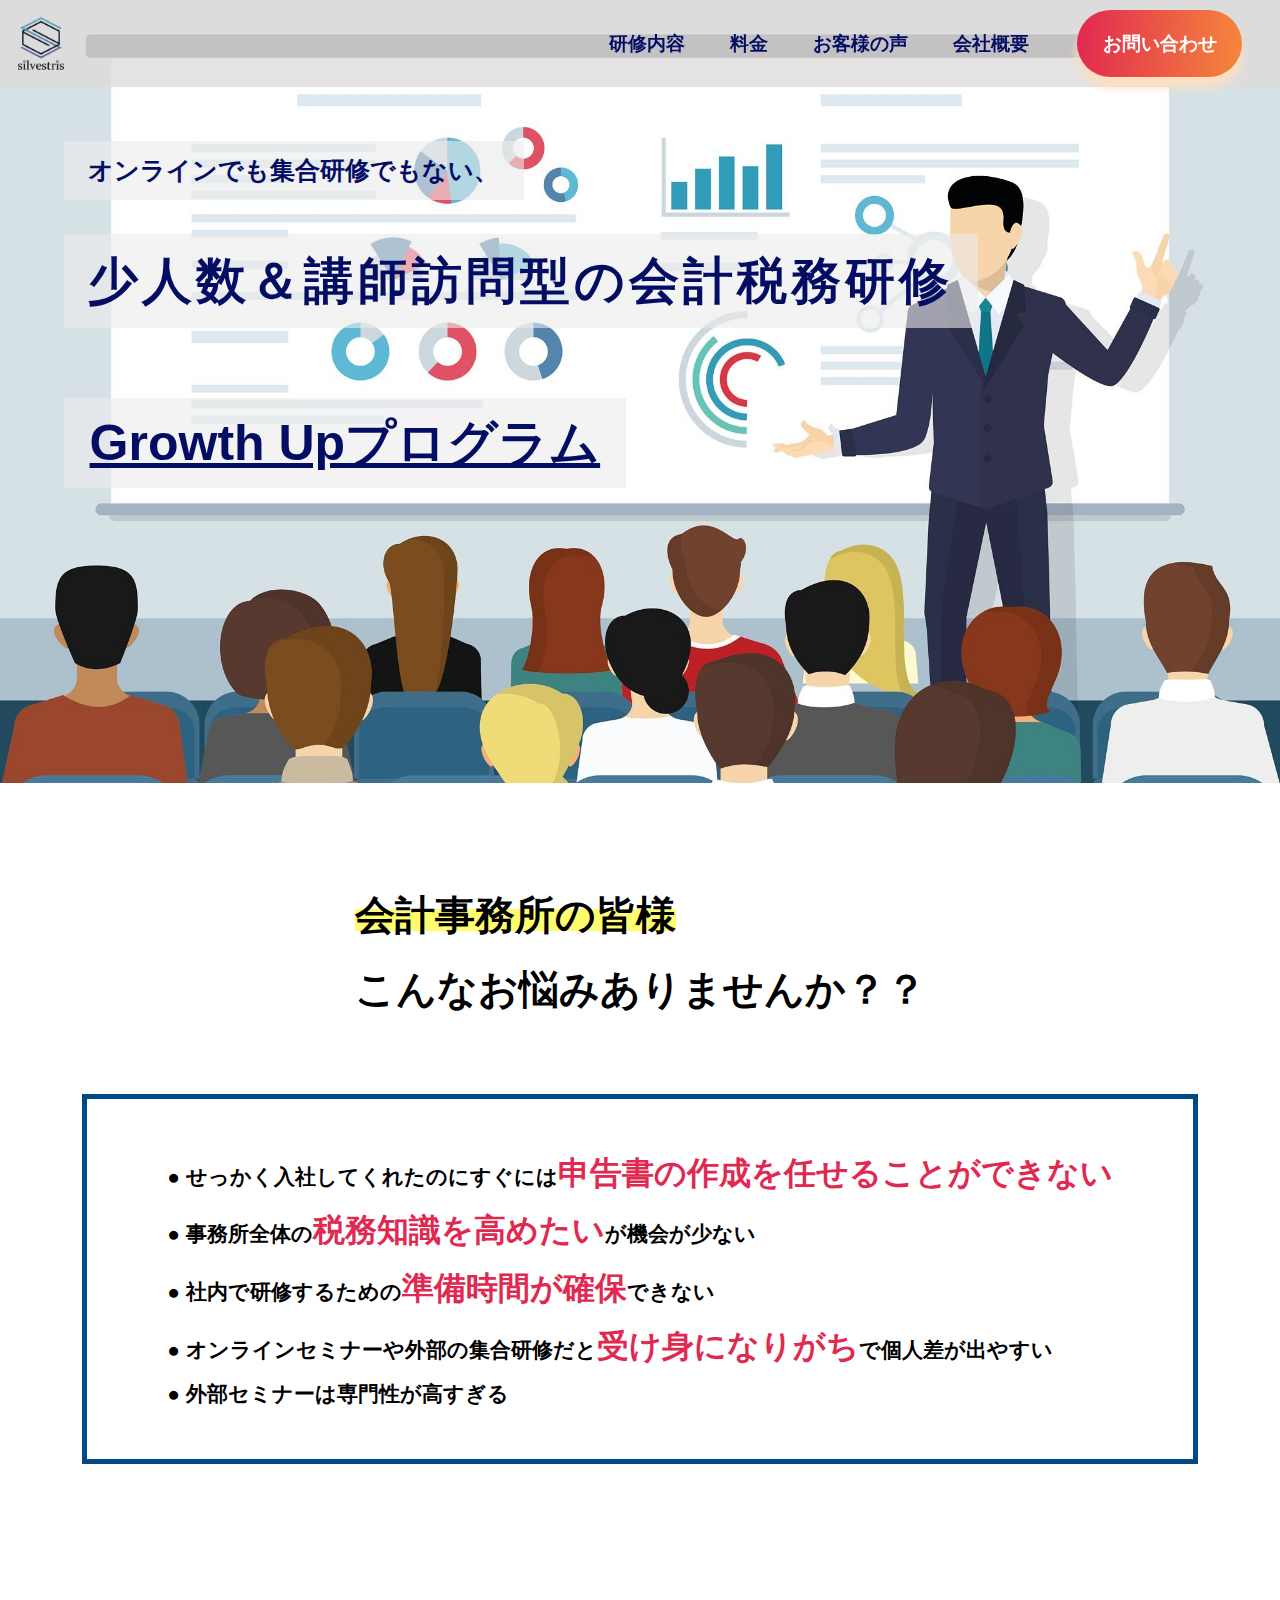
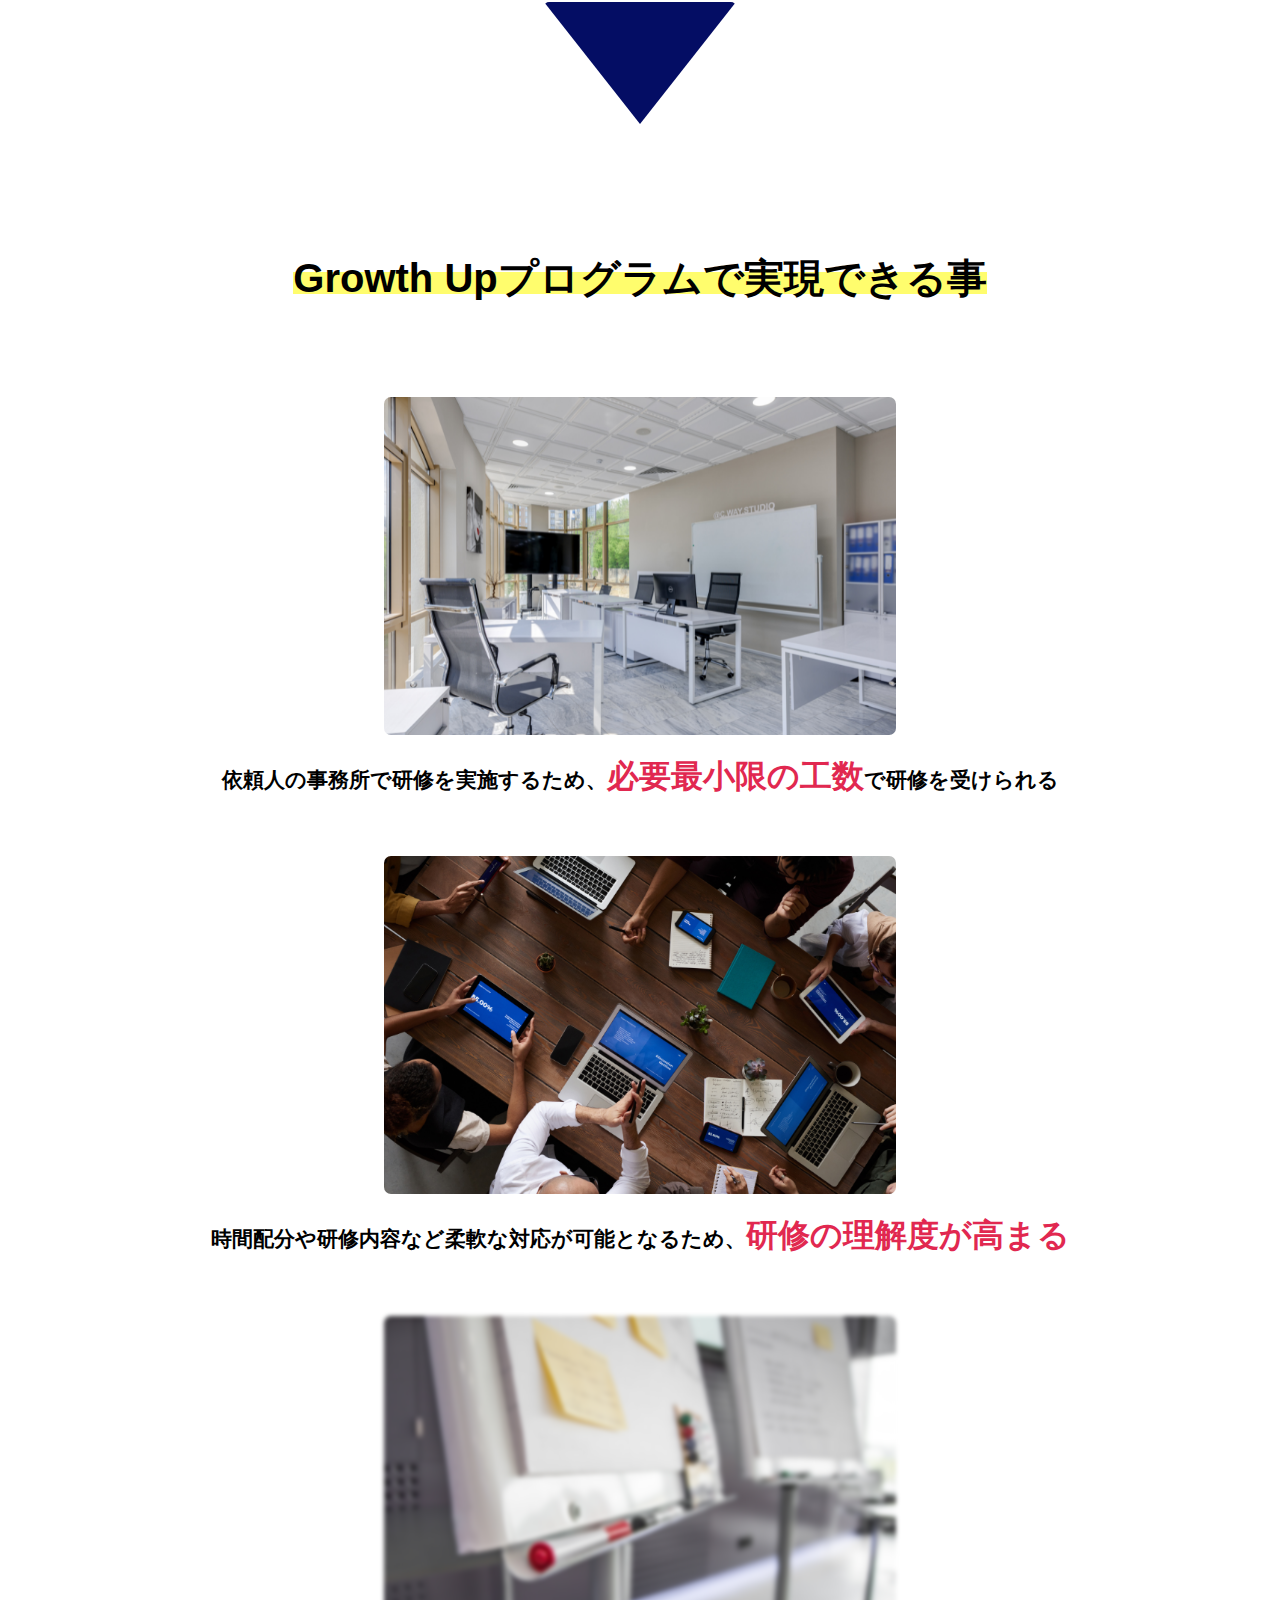
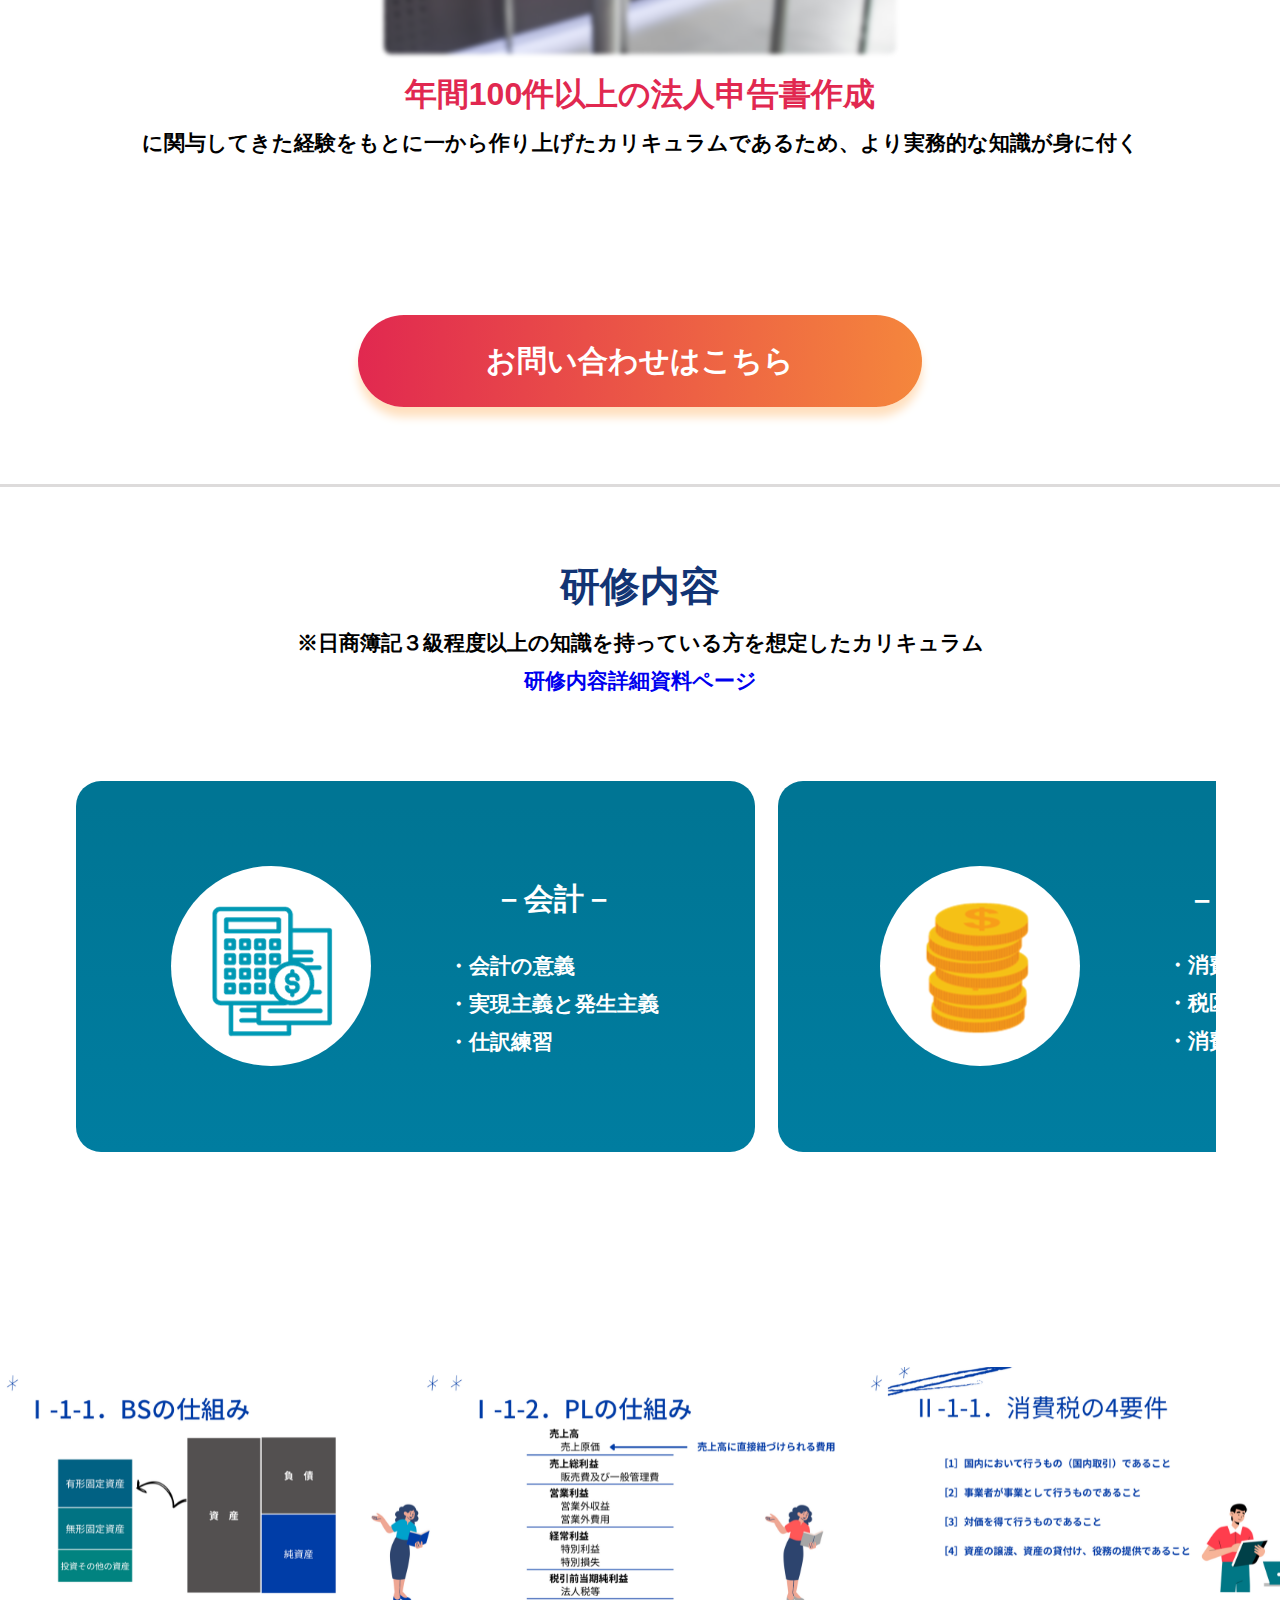
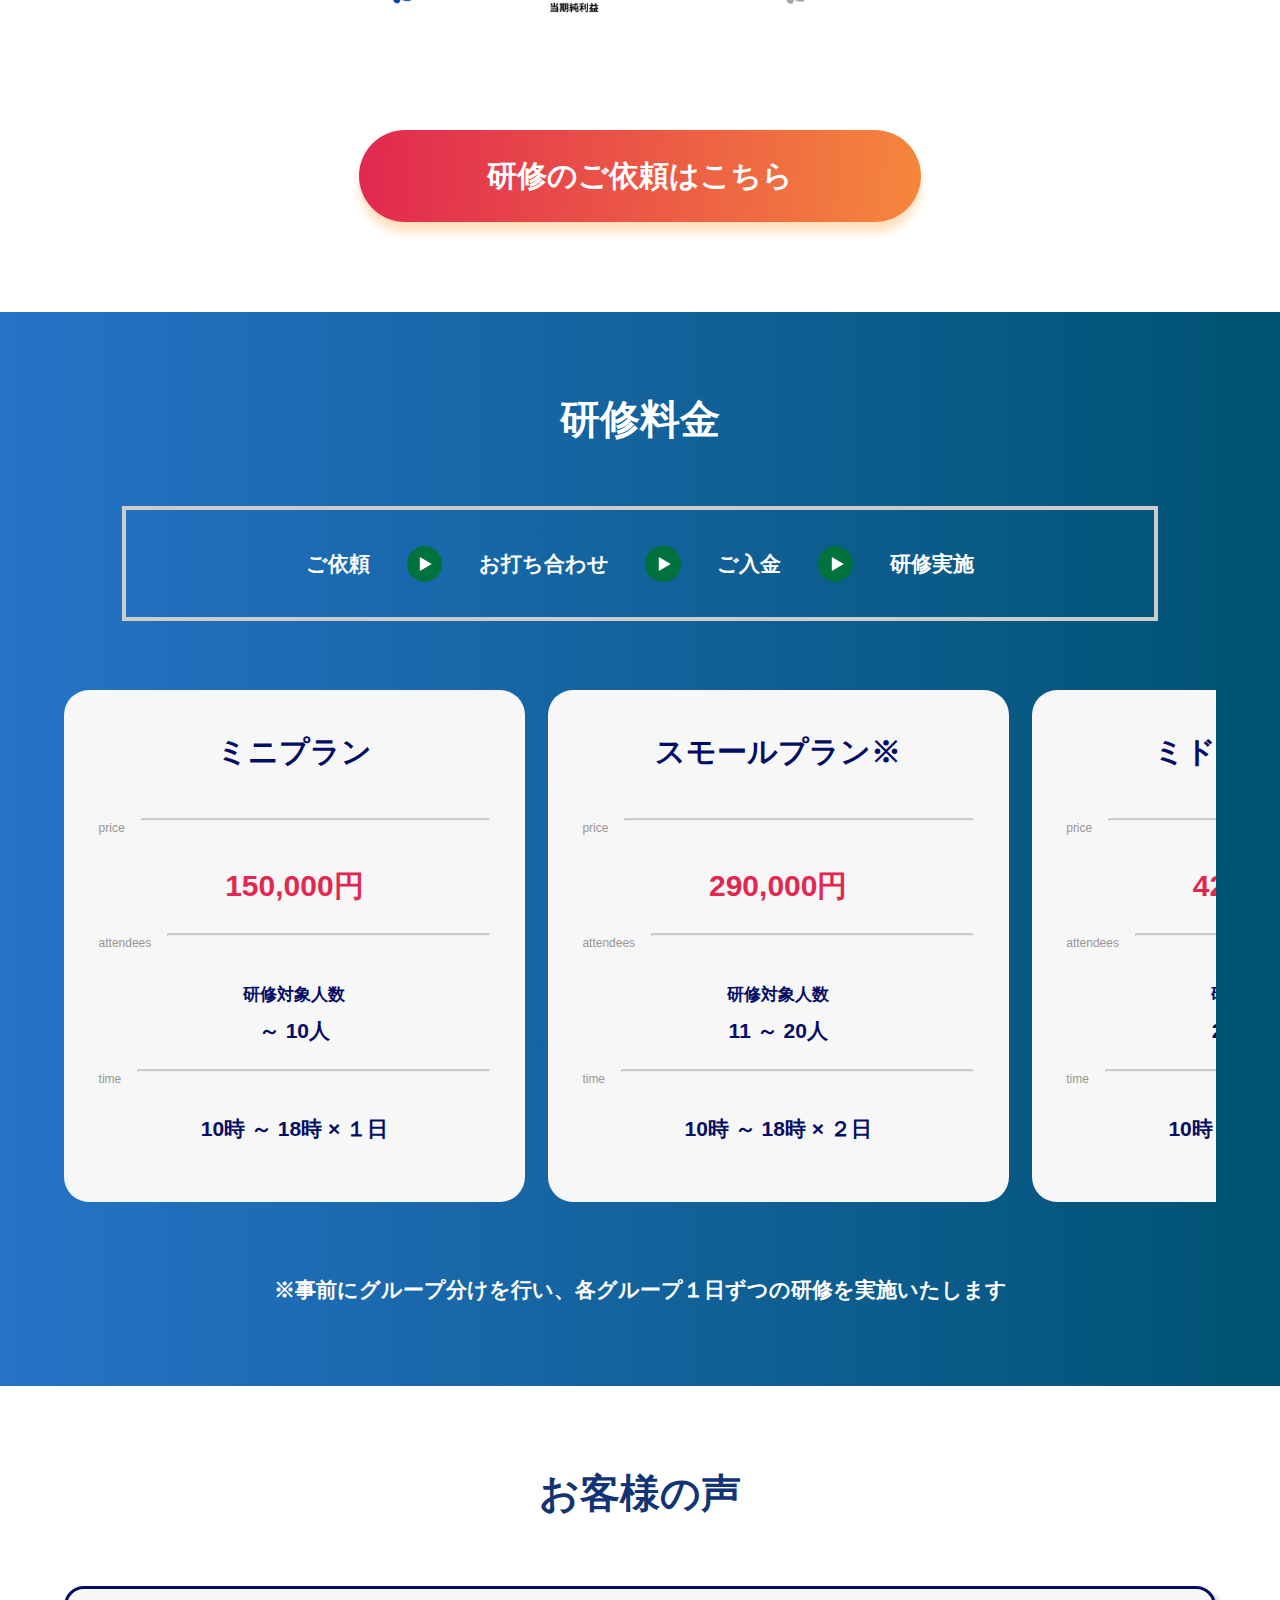
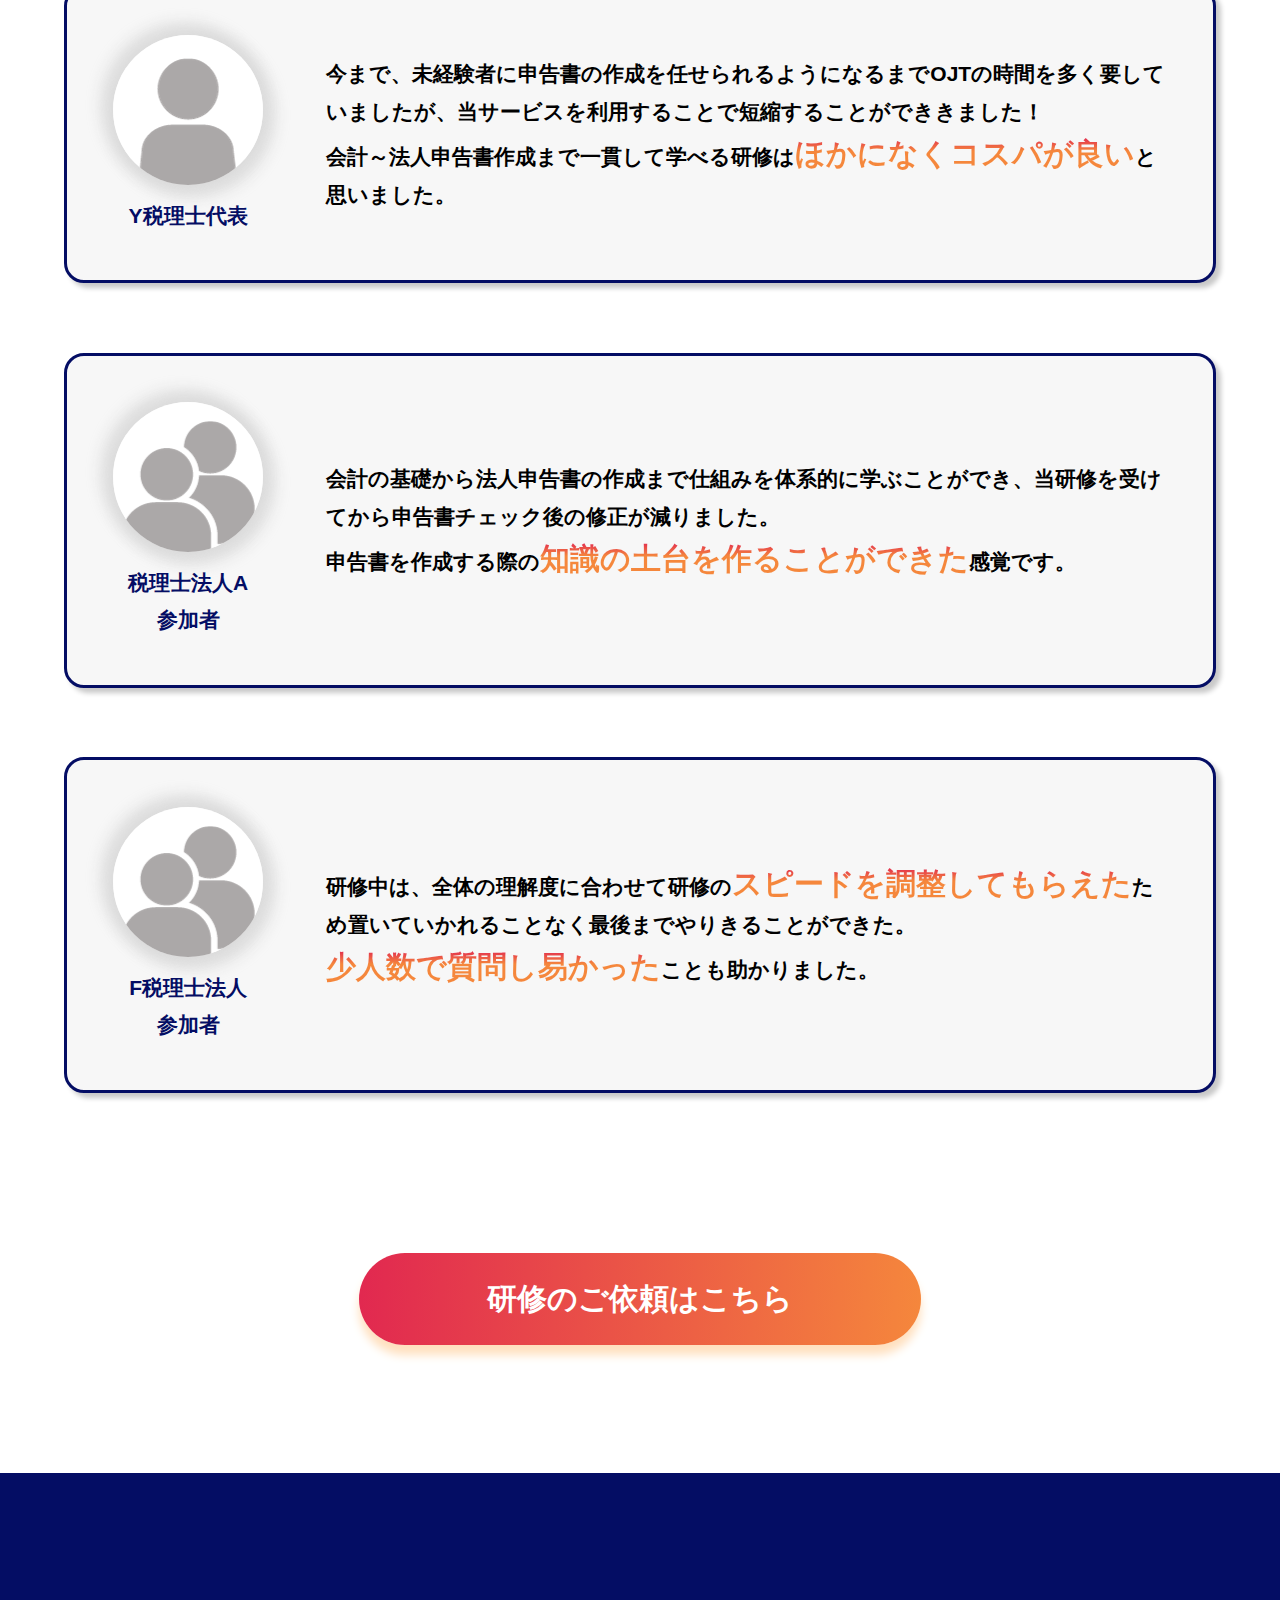
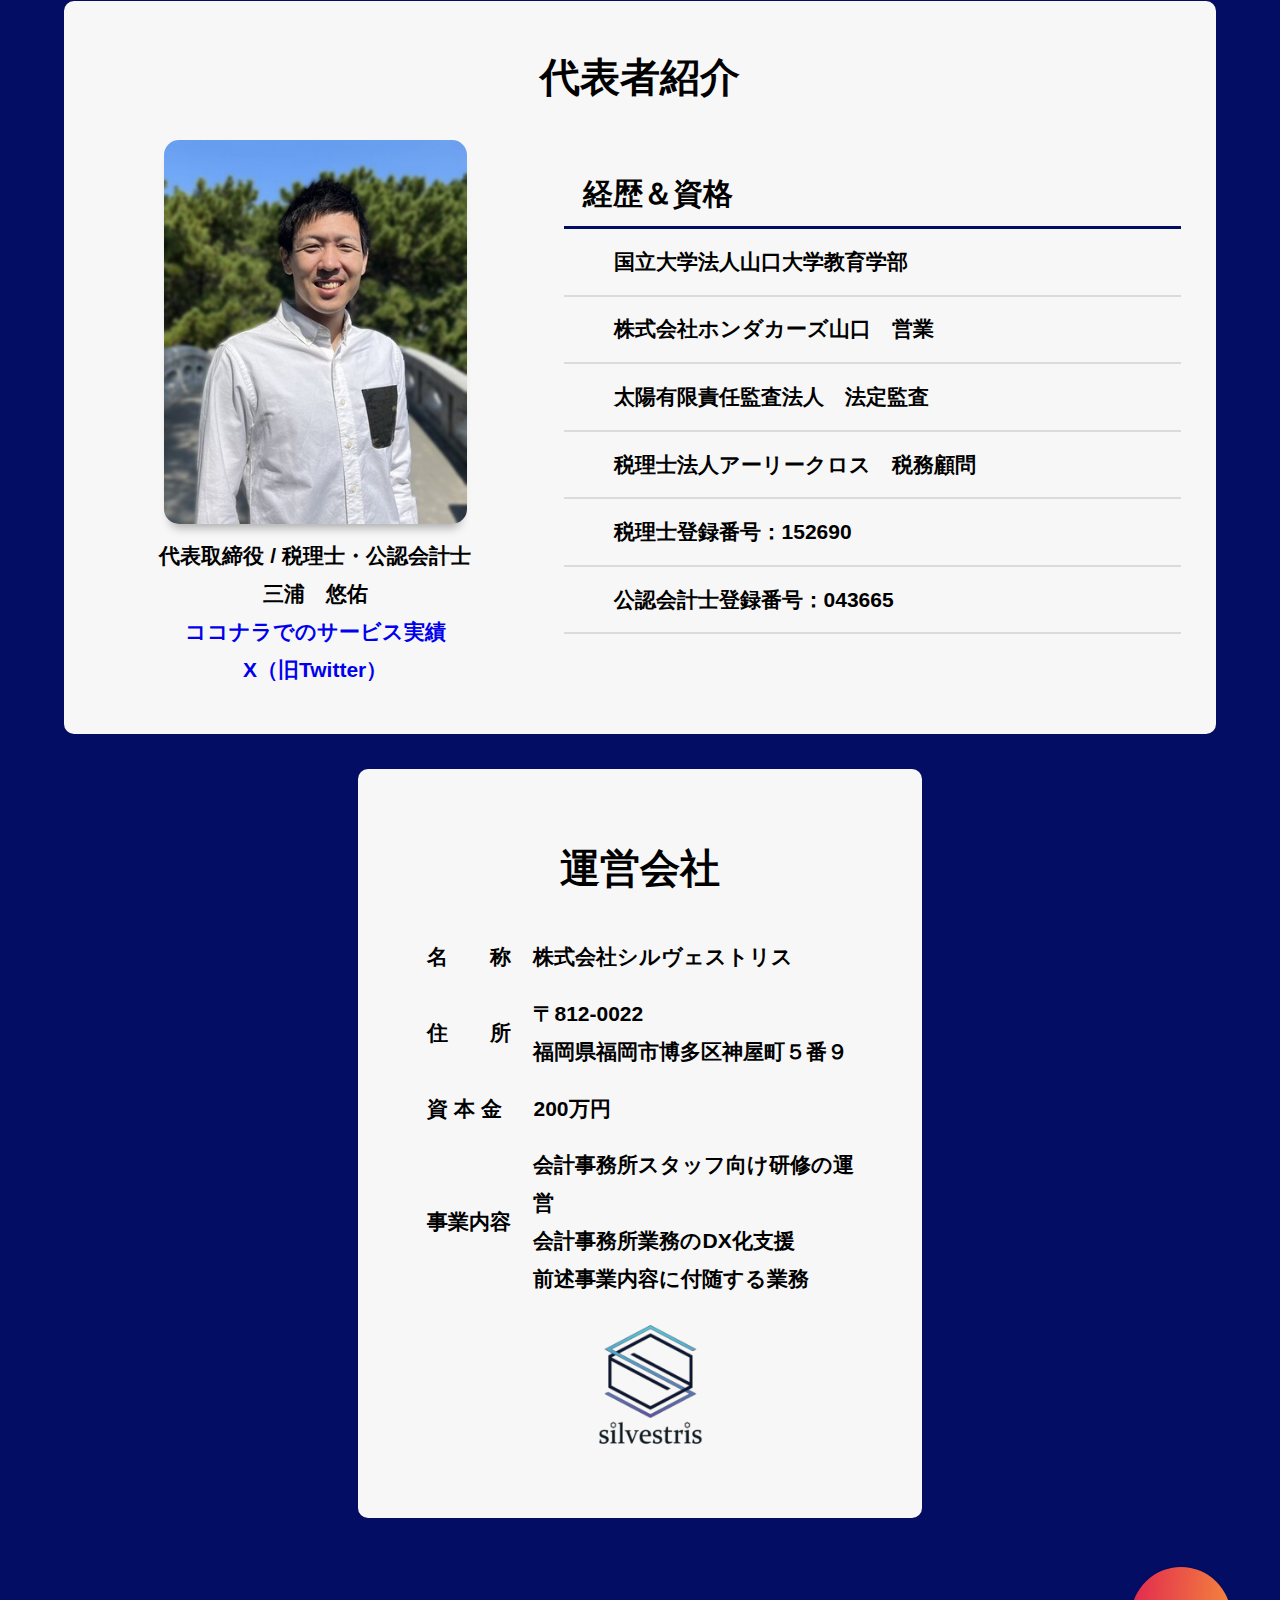
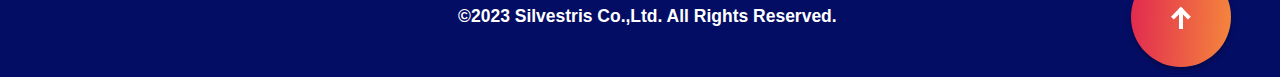
<file: index.html>
<!DOCTYPE html>
<html lang="ja">

<head>
    <meta charset="UTF-8">
    <meta name="viewport" content="width=device-width, initial-scale=1.0">
    <meta http-equiv="X-UA-Compatible" content="ie=edge">
    <title>株式会社シルヴェストリス | 理解重視型会計税務研修</title>
    <meta name="description" content="税務未経験者～中級者の方へ法人申告書に関する研修を実施します。「1日の研修で8割の企業の申告書が作成できるようになる」を達成するカリキュラムを組んでおります">
    <meta name="keywords" content="会計、税務、申告書、研修、セミナー、法人税、消費税、税務研修, 税務セミナー, 申告書作成, 申告書セミナー">
    <meta property="og:title" content="株式会社シルヴェストリス | 理解重視型会計税務研修">
    <meta property="og:type" content="website" />
    <meta property="og:url" content="#" />
    <meta property="og:site_name" content="株式会社シルヴェストリス | 理解重視型会計税務研修" />
    <meta property="og:description"
        content="税務未経験者～中級者の方へ法人申告書に関する研修を実施します。「1日の研修で8割の企業の申告書が作成できるようになる」を達成するカリキュラムを組んでおります" />
    <meta name="format-detection" content="telephone=no">
    <meta name="thumbnail" content="img/licensed-image_01.jpg" />
    <link rel="canonical" href="#">
    <link rel="icon" href="img/main_favicon.ico">
    <link rel="stylesheet" type="text/css" href="css/reset.css" />
    <link rel="stylesheet" type="text/css" href="css/sanitize.css" />
    <link rel="stylesheet" type="text/css" href="css/style.css" />
    <!-- レシポンシブルデザイン対応 -->
    <link rel="stylesheet" type="text/css" href="css/style_media_1300.css" />
    <link rel="stylesheet" type="text/css" href="css/style_media_1000.css" />
    <link rel="stylesheet" type="text/css" href="css/style_media_700.css" />
    <link rel="stylesheet" type="text/css" href="css/style_media_500.css" />

    <!-- Google tag (gtag.js) -->
    <script async src="https://www.googletagmanager.com/gtag/js?id=G-KET4KHYGJ5"></script>
    <script>
        window.dataLayer = window.dataLayer || [];
        function gtag() { dataLayer.push(arguments); }
        gtag('js', new Date());

        gtag('config', 'G-KET4KHYGJ5');
    </script>

    <!-- Google tag (gtag.js) event -->
    <script>
        gtag('event', 'ads_conversion_SUBMIT_LEAD_FORM_1', {
            // <event_parameters>
        });
    </script>

</head>

<body>
    <!-- ヘッダー -->
    <header class="header">
        <div>
            <img src="./img/corporatelogo_color.png" alt="トップ画像">
        </div>
        <!-- 各セクションへのリンク -->
        <nav>
            <a href="#seminar">研修内容</a>
            <a href="#course">料金</a>
            <a href="#voice">お客様の声</a>
            <a href="#prof">会社概要</a>
            <div id="header_inquiry">
                <button type="button" onclick="window.open('./form_inquiry.html')">お問い合わせ</button>
            </div>
        </nav>
    </header>

    <!-- トップ画像セクション -->
    <div class="top_image">
        <div id="top_image_text">
            <p>オンラインでも集合研修でもない、</p>
            <h1>少人数＆講師訪問型の会計税務研修</h1>
        </div>
        <div>
            <p id="top_title"><u>Growth Upプログラム</u></p>
        </div>
    </div>

    <main>
        <!-- 問題提起セクション -->
        <section class="problem">
            <div id="problem_title">
                <h2 class="under_bar">会計事務所の皆様</h2>
                <h2>こんなお悩みありませんか？？</h2>
            </div>
            <ul>
                <li>● せっかく入社してくれたのにすぐには<span class="text_appeal">申告書の作成を任せることができない</span></li>
                <li>● 事務所全体の<span class="text_appeal">税務知識を高めたい</span>が機会が少ない</li>
                <li>● 社内で研修するための<span class="text_appeal">準備時間が確保</span>できない</li>
                <li>● オンラインセミナーや外部の集合研修だと<span class="text_appeal">受け身になりがち</span>で個人差が出やすい</li>
                <li>● 外部セミナーは専門性が高すぎる</li>
            </ul>
            <span class="dli-caret-down"></span>
        </section>

        <!-- 解決方法提案セクション -->
        <section>
            <div id="solution_title">
                <h2 class="under_bar">Growth Upプログラムで実現できる事</h2>
            </div>

            <div class="solution_box">
                <div class="solution_img">
                    <div class="solution_first_img"></div>
                </div>
                <div class="solution_text_box">
                    <!-- <h3>講師訪問型の研修</h3> -->
                    <p>
                        依頼人の事務所で研修を実施するため、<span class="text_appeal">必要最小限の工数</span>で研修を受けられる
                    </p>
                </div>
            </div>

            <div id="solution_box_geek" class="solution_box">
                <div class="solution_text_box">
                    <!-- <h3>少人数に限定し開催</h3> -->
                    <p>
                        時間配分や研修内容など柔軟な対応が可能となるため、<span class="text_appeal">研修の理解度が高まる</span>
                    </p>
                </div>
                <div class="solution_img">
                    <div class="solution_second_img"></div>
                </div>
            </div>

            <div class="solution_box">
                <div class="solution_img">
                    <div class="solution_third_img"></div>
                </div>
                <div class="solution_text_box">
                    <!-- <h3>実務を重視したカリキュラム</h3> -->
                    <span class="text_appeal">年間100件以上の法人申告書作成</span>
                    <p>
                        に関与してきた経験をもとに一から作り上げたカリキュラムであるため、より実務的な知識が身に付く
                    </p>
                </div>
            </div>
        </section>

        <div class="inquiry_box">
            <button type="button" onclick="window.open('./form_inquiry')" class="inquiry">お問い合わせはこちら</button>
        </div>

        <!-- 研修内容詳細 -->
        <section id="seminar">
            <div id="seminar_title">
                <h2>研修内容</h2>
            </div>
            <p>※日商簿記３級程度以上の知識を持っている方を想定したカリキュラム</p>
            <a href="./img/seminar.pdf" target="_blank" rel="noopener noreferrer" class="link_under_bar">研修内容詳細資料ページ</a>
            <div id="seminar_box">
                <div class="seminar_contents">
                    <div class="seminar_contents_icon_box">
                        <div id="contents_icon_first" class="seminar_contents_icon"></div>
                    </div>
                    <div class="seminar_text_box">
                        <h3>－会計－</h3>
                        <ul>
                            <li>・会計の意義</li>
                            <li>・実現主義と発生主義</li>
                            <li>・仕訳練習</li>
                        </ul>
                    </div>
                </div>
                <div class="seminar_contents">
                    <div class="seminar_contents_icon_box">
                        <div id="contents_icon_second" class="seminar_contents_icon"></div>
                    </div>
                    <div class="seminar_text_box">
                        <h3>－消費税－</h3>
                        <ul>
                            <li>・消費税の4要件</li>
                            <li>・税区分練習</li>
                            <li>・消費税申告書解説</li>
                        </ul>
                    </div>
                </div>
                <div class="seminar_contents">
                    <div class="seminar_contents_icon_box">
                        <div id="contents_icon_third" class="seminar_contents_icon"></div>
                    </div>
                    <div class="seminar_text_box">
                        <h3>－法人税－</h3>
                        <ul>
                            <li>・会計と法人税の違い</li>
                            <li>・所得税額控除</li>
                            <li>・圧縮記帳と特別償却</li>
                            <li>・仕訳練習</li>
                        </ul>
                    </div>
                </div>
                <div class="seminar_contents">
                    <div class="seminar_contents_icon_box">
                        <div id="contents_icon_forth" class="seminar_contents_icon"></div>
                    </div>
                    <div class="seminar_text_box">
                        <h3>－申告書－</h3>
                        <ul>
                            <li>・法人税申告書の意義</li>
                            <li>・主な調整項目</li>
                            <li>・法人税申告書解説</li>
                            <li>・法人税申告書の作成</li>
                        </ul>
                    </div>
                </div>
            </div>
        </section>

        <div class="loop_img">
            <img src="./img/loop_img.png" alt="実際に研修で使用しているスライド">
            <img src="./img/loop_img.png" alt="実際に研修で使用しているスライド">
        </div>

        <!-- お問い合わせボタン -->
        <div class="inquiry_box">
            <button type="button" onclick="window.open('./form_contact.html')" class="inquiry">研修のご依頼はこちら</button>
        </div>

        <!-- 料金セクション -->
        <section id="course">
            <h2>研修料金</h2>
            <div id="course_contact_flow">
                <p>ご依頼</p>
                <span class="dli-caret-circle-fill-right"></span>
                <p>お打ち合わせ</p>
                <span class="dli-caret-circle-fill-right"></span>
                <p>ご入金</p>
                <span class="dli-caret-circle-fill-right"></span>
                <p>研修実施</p>
            </div>
            <div class="course_main_box">
                <div class="course_plan_box">
                    <h3>ミニプラン</h3>
                    <div class="course_contents_line">
                        <small>price</small>
                        <hr class="course_center_border">
                        </hr>
                    </div>
                    <p class="course_price">150,000円</p>
                    <div class="course_contents_line">
                        <small>attendees</small>
                        <hr class="course_center_border">
                        </hr>
                    </div>
                    <p>
                        <small>研修対象人数</small>
                        <br>
                        ～ 10人
                    </p>
                    <div class="course_contents_line">
                        <small>time</small>
                        <hr class="course_center_border">
                        </hr>
                    </div>
                    <p>10時 ～ 18時 × １日</p>
                </div>
                <div class="course_plan_box">
                    <h3>スモールプラン※</h3>
                    <div class="course_contents_line">
                        <small>price</small>
                        <hr class="course_center_border">
                        </hr>
                    </div>
                    <p class="course_price">290,000円</p>
                    <div class="course_contents_line">
                        <small>attendees</small>
                        <hr class="course_center_border">
                        </hr>
                    </div>
                    <p>
                        <small>研修対象人数</small>
                        <br>
                        11 ～ 20人
                    </p>
                    <div class="course_contents_line">
                        <small>time</small>
                        <hr class="course_center_border">
                        </hr>
                    </div>
                    <p>10時 ～ 18時 × ２日</p>
                </div>
                <div class="course_plan_box">
                    <h3>ミドルプラン※</h3>
                    <div class="course_contents_line">
                        <small>price</small>
                        <hr class="course_center_border">
                        </hr>
                    </div>
                    <p class="course_price">420,000円</p>
                    <div class="course_contents_line">
                        <small>attendees</small>
                        <hr class="course_center_border">
                        </hr>
                    </div>
                    <p>
                        <small>研修対象人数</small>
                        <br>
                        21 ～ 30人
                    </p>
                    <div class="course_contents_line">
                        <small>time</small>
                        <hr class="course_center_border">
                        </hr>
                    </div>
                    <p>10時 ～ 18時 × ３日</p>
                </div>
                <div class="course_plan_box">
                    <h3>ラージプラン※</h3>
                    <div class="course_contents_line">
                        <small>price</small>
                        <hr class="course_center_border">
                        </hr>
                    </div>
                    <p class="course_price">別途お見積もり</p>
                    <div class="course_contents_line">
                        <small>attendees</small>
                        <hr class="course_center_border">
                        </hr>
                    </div>
                    <p>
                        <small>研修対象人数</small>
                        <br>
                        31人 ～
                    </p>
                    <div class="course_contents_line">
                        <small>time</small>
                        <hr class="course_center_border">
                        </hr>
                    </div>
                    <p>要相談</p>
                </div>
            </div>
            <p>※事前にグループ分けを行い、各グループ１日ずつの研修を実施いたします</p>
        </section>

        <!-- お客様の声 -->
        <section id="voice">
            <h2 id="voice_title">お客様の声</h2>
            <div class="voice_main_box">
                <div class="voice_triple_box">
                    <div>
                        <div class="voice_icon_box">
                            <div id="voice_icon_first" class="voice_icon"></div>
                        </div>
                        <p class="voice_customer">Y税理士代表</p>
                    </div>
                    <p class="voice_text">
                        今まで、未経験者に申告書の作成を任せられるようになるまでOJTの時間を多く要していましたが、当サービスを利用することで短縮することができきました！
                        <br>
                        会計～法人申告書作成まで一貫して学べる研修は<span class="voice_appeal_word">ほかになくコスパが良い</span>と思いました。
                    </p>
                </div>
                <div class="voice_triple_box">
                    <div>
                        <div class="voice_icon_box">
                            <div id="voice_icon_second" class="voice_icon"></div>
                        </div>
                        <p class="voice_customer">税理士法人A</p>
                        <p class="voice_customer">参加者</p>
                    </div>
                    <p class="voice_text">
                        会計の基礎から法人申告書の作成まで仕組みを体系的に学ぶことができ、当研修を受けてから申告書チェック後の修正が減りました。
                        <br>
                        申告書を作成する際の<span class="voice_appeal_word">知識の土台を作ることができた</span>感覚です。
                    </p>
                </div>
                <div class="voice_triple_box">
                    <div>
                        <div class="voice_icon_box">
                            <div id="voice_icon_third" class="voice_icon"></div>
                        </div>
                        <p class="voice_customer">F税理士法人</p>
                        <p class="voice_customer">参加者</p>
                    </div>
                    <p class="voice_text">
                        研修中は、全体の理解度に合わせて研修の<span
                            class="voice_appeal_word">スピードを調整してもらえた</span>ため置いていかれることなく最後までやりきることができた。
                        <br>
                        <span class="voice_appeal_word">少人数で質問し易かった</span>ことも助かりました。
                    </p>
                </div>
            </div>
        </section>

        <!-- お問い合わせボタン -->
        <div class="inquiry_box">
            <button type="button" onclick="window.open('./form_contact.html')" class="inquiry">研修のご依頼はこちら</button>
        </div>

        <section id="prof">
            <div class="prof_main_box">
                <h2>代表者紹介</h2>
                <div id="prof_ceo_box">
                    <div id="prof_ceo_img_box">
                        <img src="./img/prof.jpg" id="prof_img" alt="代表者の画像">
                        <p>代表取締役 / 税理士・公認会計士</p>
                        <p>三浦　悠佑</p>
                        <a href="https://coconala.com/users/4220718" target="_blank" rel="noopener noreferrer" class="link_under_bar">ココナラでのサービス実績</a>
                        <a href="https://twitter.com/silvestris_ceo" target="_blank" rel="noopener noreferrer" class="link_under_bar">X（旧Twitter）</a>
                    </div>
                    <div id="prof_ceo_grid">
                        <h3>経歴＆資格</h3>
                        <p>国立大学法人山口大学教育学部</p>
                        <p>株式会社ホンダカーズ山口　営業</p>
                        <p>太陽有限責任監査法人　法定監査</p>
                        <p>税理士法人アーリークロス　税務顧問</p>
                        <p>税理士登録番号：152690</p>
                        <p>公認会計士登録番号：043665</p>
                    </div>
                </div>
            </div>
            <div id="prof_corporate_box">
                <h2>運営会社</h2>
                <div id="prof_corporate_grid">
                    <p>名　　称</p>
                    <p>株式会社シルヴェストリス</p>
                    <p>住　　所</p>
                    <p>〒812-0022
                        <br>
                        福岡県福岡市博多区神屋町５番９
                    </p>
                    <p>資 本 金</p>
                    <p>200万円</p>
                    <p id="prof_grid_title_business">事業内容</p>
                    <p>会計事務所スタッフ向け研修の運営</p>
                    <p>会計事務所業務のDX化支援</p>
                    <p>前述事業内容に付随する業務</p>
                    </p>
                    <div>
                        <img src="./img/corporatelogo_color.png" alt="コーポレートロゴ">
                    </div>
                </div>
            </div>
        </section>
    </main>

    <footer class="footer">
        <small>&copy;2023 Silvestris Co.,Ltd. All Rights Reserved.</small>

        <div class="to_top_button_box">
            <button type="button" onclick="location.href='#'" class="to_top_button">
                <span class="dli-arrow-up"></span>
            </button>
        </div>
    </footer>
</body>

</html>
</file>
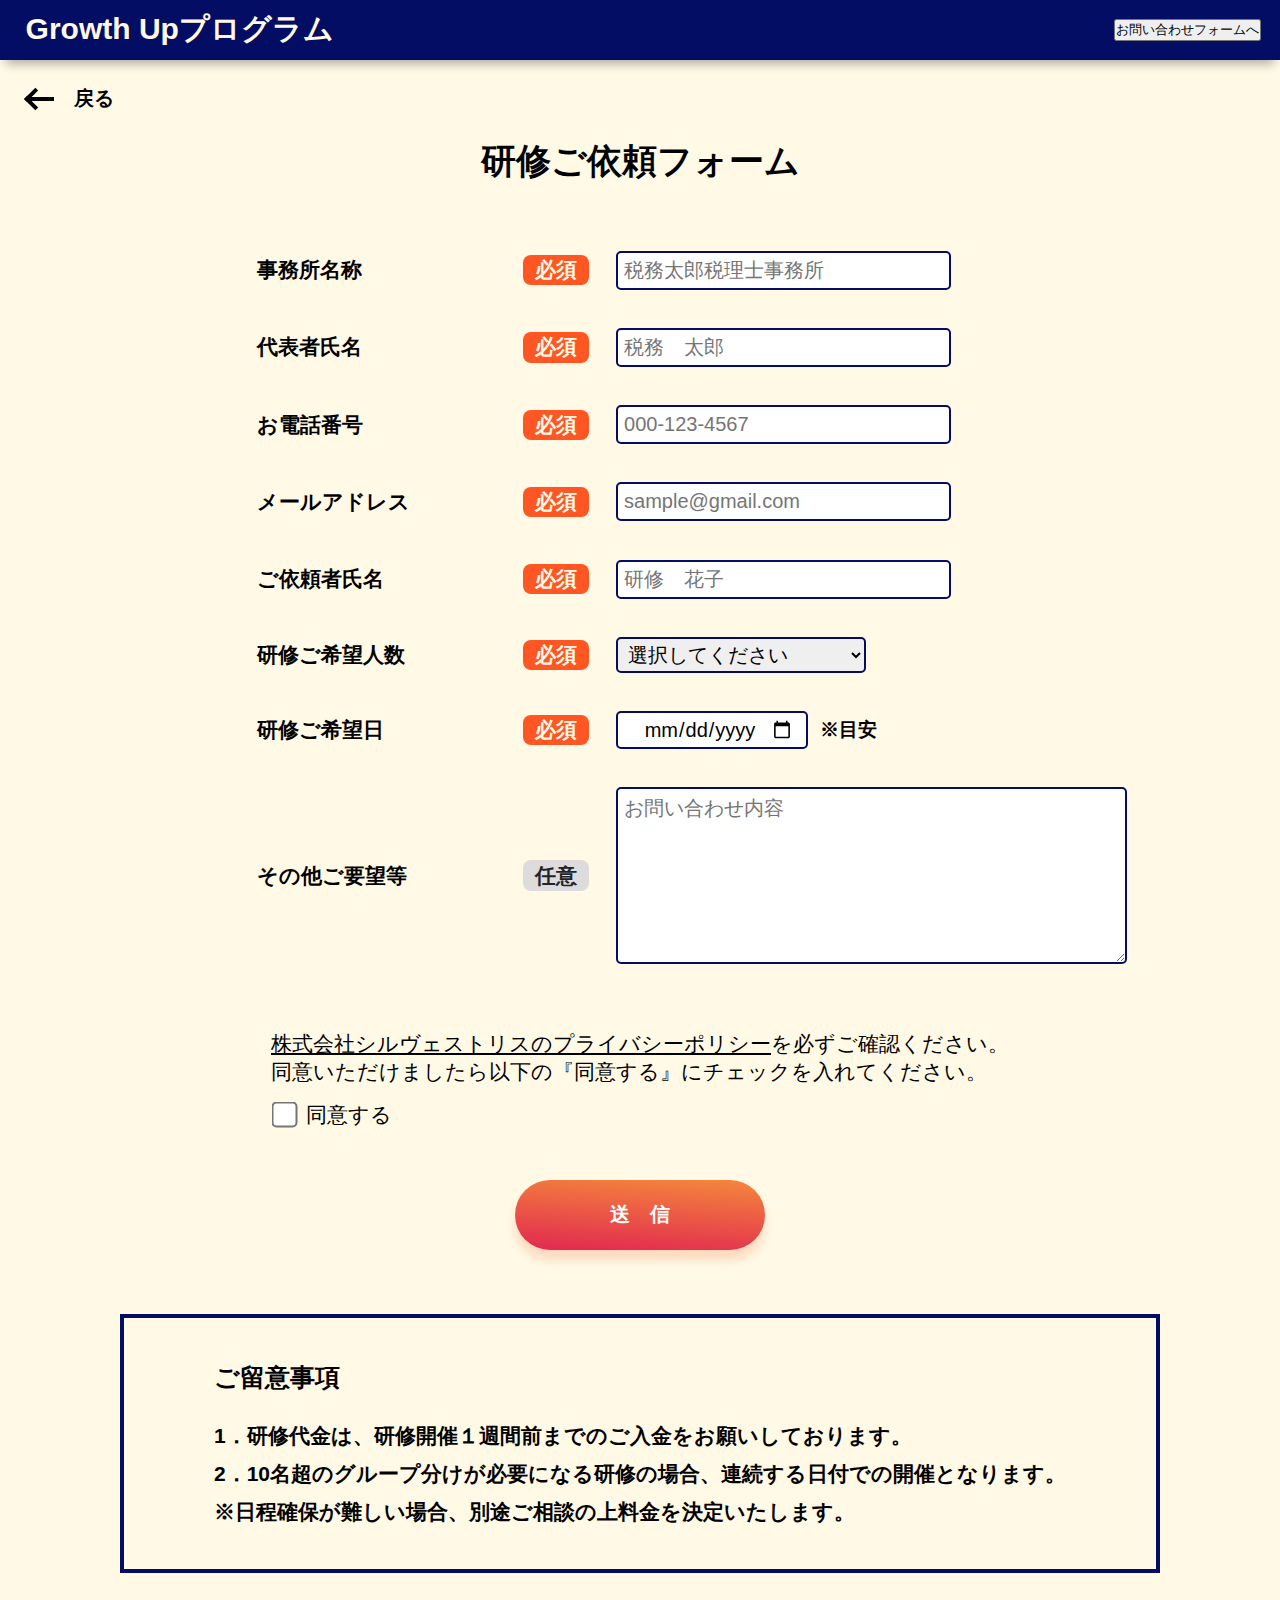
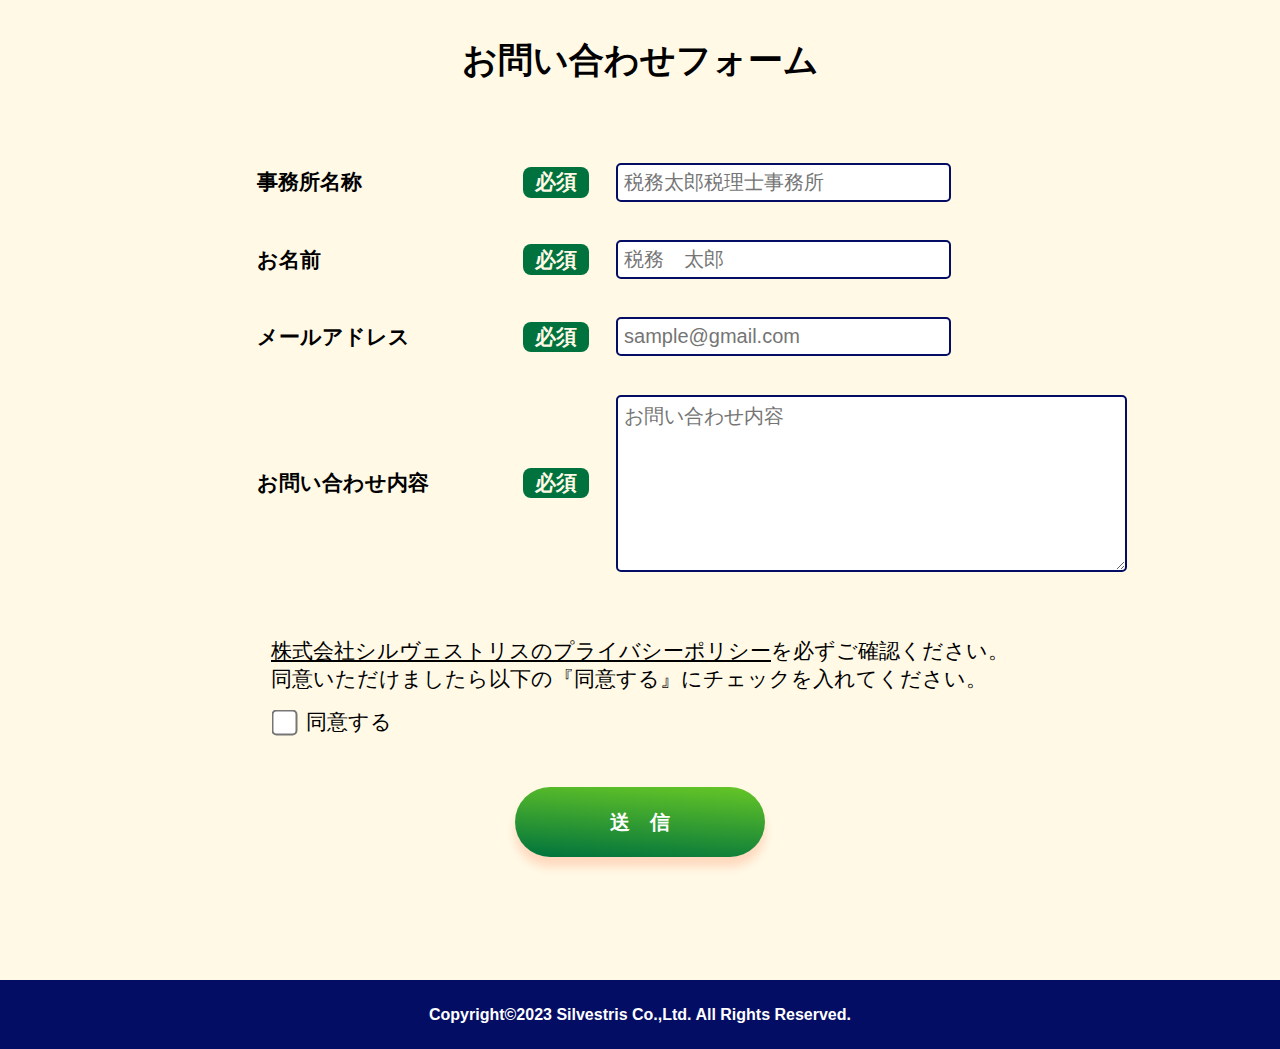
<file: form.html>
<!DOCTYPE html>
<html lang="en">

<head>
    <meta charset="UTF-8">
    <meta name="viewport" content="width=device-width, initial-scale=1.0">
    <meta http-equiv="X-UA-Compatible" content="ie=edge">
    <title>Growth Upプログラム | 入力フォーム</title>
    <meta name="description" content="依頼者様の事務所に訪問し、法人申告に関する研修を実施します。「1日の研修で8割の企業の申告書が作成できるようになる」を達成するカリキュラムを組んでおります">
    <meta name="keywords" content="税務研修, 税理士事務所向けセミナー, 税理士法人向けセミナー, 申告書作成, 申告書セミナー">
    <meta property="og:title" content="株式会社シルヴェストリス | 講師訪問型会計税務研修">
    <meta property="og:type" content="website" />
    <meta property="og:url" content="#" />
    <meta property="og:site_name" content="株式会社シルヴェストリス | 講師訪問型会計税務研修" />
    <meta property="og:description"
        content="依頼者様の事務所に訪問し、法人申告に関する研修を実施します。「1日の研修で8割の企業の申告書が作成できるようになる」を達成するカリキュラムを組んでおります" />
    <meta name="format-detection" content="telephone=no">
    <meta name="thumbnail" content="img/licensed-image_01.jpg" />
    <link rel="canonical" href="#">
    <link rel="icon" href="img/favicon.ico">
    <!-- <link rel="shortcut icon" href="img/favicon.ico">
    <link rel="apple-touch-icon" href="img/apple-touch-icon.png" sizes="180x180"> -->
    <!-- Bootstrap -->
    <link href="https://cdn.jsdelivr.net/npm/bootstrap@5.0.2/dist/css/bootstrap.min.css" rel="stylesheet"
        integrity="sha384-EVSTQN3/azprG1Anm3QDgpJLIm9Nao0Yz1ztcQTwFspd3yD65VohhpuuCOmLASjC" crossorigin="anonymous">
    <link rel="stylesheet" type="text/css" href="css/reset.css" />
    <link rel="stylesheet" type="text/css" href="css/second.css" />
    <link rel="stylesheet" type="text/css" href="css/second_media_1300.css" />
    <link rel="stylesheet" type="text/css" href="css/second_media_1000.css" />
    <link rel="stylesheet" type="text/css" href="css/second_media_700.css" />
    <link rel="stylesheet" type="text/css" href="css/second_media_500.css" />

    <!-- Google tag (gtag.js) -->
    <script async src="https://www.googletagmanager.com/gtag/js?id=G-KET4KHYGJ5"></script>
    <script>
        window.dataLayer = window.dataLayer || [];
        function gtag() { dataLayer.push(arguments); }
        gtag('js', new Date());

        gtag('config', 'G-KET4KHYGJ5');
    </script>

    <!-- Google tag (gtag.js) event -->
    <script>
        gtag('event', 'ads_conversion_SUBMIT_LEAD_FORM_1', {
            // <event_parameters>
        });
    </script>

</head>

<body>
    <header>
        <h1>Growth Upプログラム</h1>
        <div id="btn_box">
            <button type="button" id="form_change_btn">お問い合わせフォームへ</button>
        </div>
    </header>

    <button type="button" onclick="location.href='./index.html'" id="return_btn">
        <span class="dli-arrow-left"></span>
        　戻る
    </button>

    <main id="contact_main_box">
        <!-- 研修ご依頼フォーム -->
        <div id="contact">
            <h2>研修ご依頼フォーム</h2>
            <!-- グーグルフォームと接続 -->
            <form id="contact_form" class="form"
                action="https://docs.google.com/forms/u/0/d/e/1FAIpQLSfwXEU3G0mYwn1Cf4yGIH_MoORebPAh-ctuGZUuBuQhGJk5SQ/formResponse"
                method="post" target="hidden_iframe" onsubmit="submitted=true;">
                <!-- 「entry.・・・」グーグルフォームのコンテンツと紐づけ -->
                <table>
                    <tr class="item">
                        <th>
                            <label for="contact_union_name">事務所名称</label>
                        </th>
                        <td class="icon">
                            <span class="mast_items">必須</span>
                        </td>
                        <td class="input">
                            <input type="text" name="entry.1262940197" id="contact_union_name" placeholder="税務太郎税理士事務所"
                                required />
                        </td>
                    </tr>
                    <tr class="item">
                        <th>
                            <label for="contact_ceo_name">代表者氏名</label>
                        </th>
                        <td class="icon">
                            <span class="mast_items">必須</span>
                        </td>
                        <td class="input">
                            <input type="text" name="entry.1808267043" id="contact_ceo_name" placeholder="税務　太郎"
                                required />
                        </td>
                    </tr>
                    <tr class="item">
                        <th>
                            <label for="contact_tel">お電話番号</label>
                        </th>
                        <td class="icon">
                            <span class="mast_items">必須</span>
                        </td>
                        <td class="input">
                            <input type="tel" name="entry.1243827433" id="contact_tel" placeholder="000-123-4567"
                                required />
                        </td>
                    </tr>
                    <tr class="item">
                        <th>
                            <label for="contact_mail">メールアドレス</label>
                        </th>
                        <td class="icon">
                            <span class="mast_items">必須</span>
                        </td>
                        <td class="input">
                            <input type="email" name="emailAddress" id="contact_mail" placeholder="sample@gmail.com"
                                required />
                        </td>
                    </tr>
                    <tr class="item">
                        <th>
                            <label for="contact_requester_name">ご依頼者氏名</label>
                        </th>
                        <td class="icon">
                            <span class="mast_items">必須</span>
                        </td>
                        <td class="input">
                            <input type="text" name="entry.2107322284" id="contact_requester_name" placeholder="研修　花子"
                                required />
                        </td>
                    </tr>
                    <tr class="item">
                        <th>
                            <label for="contact_nump">研修ご希望人数</label>
                        </th>
                        <td class="icon">
                            <span class="mast_items">必須</span>
                        </td>
                        <td class="input">
                            <select name="entry.1498476993" id="contact_nump">
                                <option>選択してください</option>
                                <option>～ 10人</option>
                                <option>11人 ～ 20人</option>
                                <option>21人 ～ 30人</option>
                                <option>31人 ～</option>
                            </select>
                        </td>
                    </tr>
                    <tr id="contact_date_box" class="item">
                        <th>
                            <label for="contact_date" class="contact_six_text">研修ご希望日</label>
                        </th>
                        <td class="icon">
                            <span class="mast_items">必須</span>
                        </td>
                        <td class="input">
                            <input type="date" name="entry.189109333" id="contact_date" placeholder="" required />
                            <p>※目安</p>
                        </td>
                    </tr>
                    <tr id="contact_text_box" class="item">
                        <th>
                            <label for="contact_text">その他ご要望等</label>
                        </th>
                        <td class="icon">
                            <span class="any_items">任意</span>
                        </td>
                        <td class="input">
                            <textarea name="entry.554276646" id="contact_text" cols="40" rows="7" placeholder="お問い合わせ内容"></textarea>
                        </td>
                    </tr>
                </table>

                <div class="privacy_policy_text">
                    <p>
                        <a type="text" onclick="window.open('./privacy_policy.html')"
                            target="_blank"><span>株式会社シルヴェストリスのプライバシーポリシー</span></a>を必ずご確認ください。
                    </p>
                    <p>同意いただけましたら以下の『同意する』にチェックを入れてください。</p>
                    <label for="consent_checkbox" class="privacy_policy_checkbox">
                        <input type="checkbox" class="consent_checkbox" name="consent" required>
                        <p>同意する</p>
                    </label>
                </div>
                
                <div id="contact_submit-btn" class="submit-btn">
                    <input type="submit" value="送　信" />
                </div>
            </form>

            <div id="note">
                <h3>ご留意事項</h3>
                <p>1．研修代金は、研修開催１週間前までのご入金をお願いしております。</p>
                <p>2．10名超のグループ分けが必要になる研修の場合、連続する日付での開催となります。</p>
                <p>※日程確保が難しい場合、別途ご相談の上料金を決定いたします。</p>
            </div>
        </div>
        
        <!-- お問い合わせフォーム -->
        <div id="inquiry">
            <div id="inquiry_main">
                <h2>お問い合わせフォーム</h2>
                <form id="inquiry_form" class="form"
                action="https://docs.google.com/forms/u/0/d/e/1FAIpQLSeCGxG4-g1Rd4Pse7YI8sy0g8BknNibGtVp2TdqcPJeS1rG5w/formResponse"
                method="post" target="hidden_iframe" onsubmit="submitted=true;">

                <!-- 「entry.・・・」グーグルフォームのコンテンツと紐づけ -->
                <table>
                    <tr class="item">
                            <th>
                                <label for="inquiry_union_name" class="inquiry_five_text">事務所名称</label>
                            </th>
                            <td class="icon">
                                <span class="mast_items color_green">必須</span>
                            </td>
                            <td class="input focus_green">
                                <input type="text" name="entry.798966256" id="inquiry_union_name"
                                    placeholder="税務太郎税理士事務所" required />
                            </td>
                        </tr>
                        <tr class="item">
                            <th>
                                <label for="inquiry_requester_name" class="inquiry_three_text">お名前</label>
                            </th>
                            <td class="icon">
                                <span class="mast_items color_green">必須</span>
                            </td>
                            <td class="input focus_green">
                                <input type="text" name="entry.1648718537" id="inquiry_requester_name"
                                    placeholder="税務　太郎" required />
                            </td>
                        </tr>
                        <tr class="item">
                            <th>
                                <label for="inquiry_mail" class="inquiry_seven_text">メールアドレス</label>
                            </th>
                            <td class="icon">
                                <span class="mast_items color_green">必須</span>
                            </td>
                            <td class="input focus_green">
                                <input type="email" name="emailAddress" id="inquiry_mail" placeholder="sample@gmail.com"
                                    required />
                            </td>
                        </tr>
                        <tr id="inquiry_text_box" class="item">
                            <th>
                                <label for="inquiry_text">お問い合わせ内容</label>
                            </th>
                            <td class="icon">
                                <span class="mast_items color_green">必須</span>
                            </td>
                            <td class="input">
                                <textarea name="entry.820511058" id="inquiry_text" cols="40" rows="7"
                                placeholder="お問い合わせ内容" required></textarea>
                            </td>
                        </tr>
                    </table>
                    
                    <div class="privacy_policy_text">
                        <p>
                            <a type="text" onclick="window.open('./privacy_policy.html')"
                            target="_blank"><span>株式会社シルヴェストリスのプライバシーポリシー</span></a>を必ずご確認ください。
                        </p>
                        <p>同意いただけましたら以下の『同意する』にチェックを入れてください。</p>
                        <label for="consent_checkbox" class="privacy_policy_checkbox">
                            <input type="checkbox" class="consent_checkbox" name="consent" required>
                            <p>同意する</p>
                        </label>
                    </div>

                    <div id="inquiry_submit-btn" class="submit-btn">
                        <input type="submit" value="送　信" />
                    </div>
                </form>
            </div>
        </div>

    </main>
    <footer>
        <small>Copyright&copy;2023 Silvestris Co.,Ltd. All Rights Reserved.</small>
    </footer>

    <script src="https://ajax.googleapis.com/ajax/libs/jquery/3.4.1/jquery.min.js"></script>
    <!-- Bootstrap -->
    <script src="https://cdn.jsdelivr.net/npm/bootstrap@5.0.2/dist/js/bootstrap.bundle.min.js"
        integrity="sha384-MrcW6ZMFYlzcLA8Nl+NtUVF0sA7MsXsP1UyJoMp4YLEuNSfAP+JcXn/tWtIaxVXM"
        crossorigin="anonymous"></script>
    <script src="https://cdn.jsdelivr.net/npm/@popperjs/core@2.9.2/dist/umd/popper.min.js"
        integrity="sha384-IQsoLXl5PILFhosVNubq5LC7Qb9DXgDA9i+tQ8Zj3iwWAwPtgFTxbJ8NT4GN1R8p"
        crossorigin="anonymous"></script>
    <script src="https://cdn.jsdelivr.net/npm/bootstrap@5.0.2/dist/js/bootstrap.min.js"
        integrity="sha384-cVKIPhGWiC2Al4u+LWgxfKTRIcfu0JTxR+EQDz/bgldoEyl4H0zUF0QKbrJ0EcQF"
        crossorigin="anonymous"></script>
    <script>
        let submitted = false;

        // ご依頼フォームとお問い合わせフォームの切り替え
        $("#form_change_btn").on("click", function () {
            $("#contact").fadeToggle();
            // ヘッダーボタン
            $(this).text("お問い合わせフォームへ");
            $(this).css("background", "linear-gradient(3.72deg, #00723d 0%, rgb(102, 199, 38) 100%)");
            $(this).toggleClass("toggleorder_btn");

            $("#inquiry").fadeToggle();
            $(".toggleorder_btn").text("研修ご依頼フォームへ");
            $(".toggleorder_btn").css("background", "linear-gradient(93.72deg, #E12850 0%, #F5873C 100%)");
        });
    </script>

    <!-- 送信した後のサンクスページをオリジナルのページへ変更 -->
    <iframe name="hidden_iframe" id="hidden_iframe" style="display: none"
        onload="if(submitted)  {window.location='./thanks.html';}"></iframe>

</body>

</html>
</file>
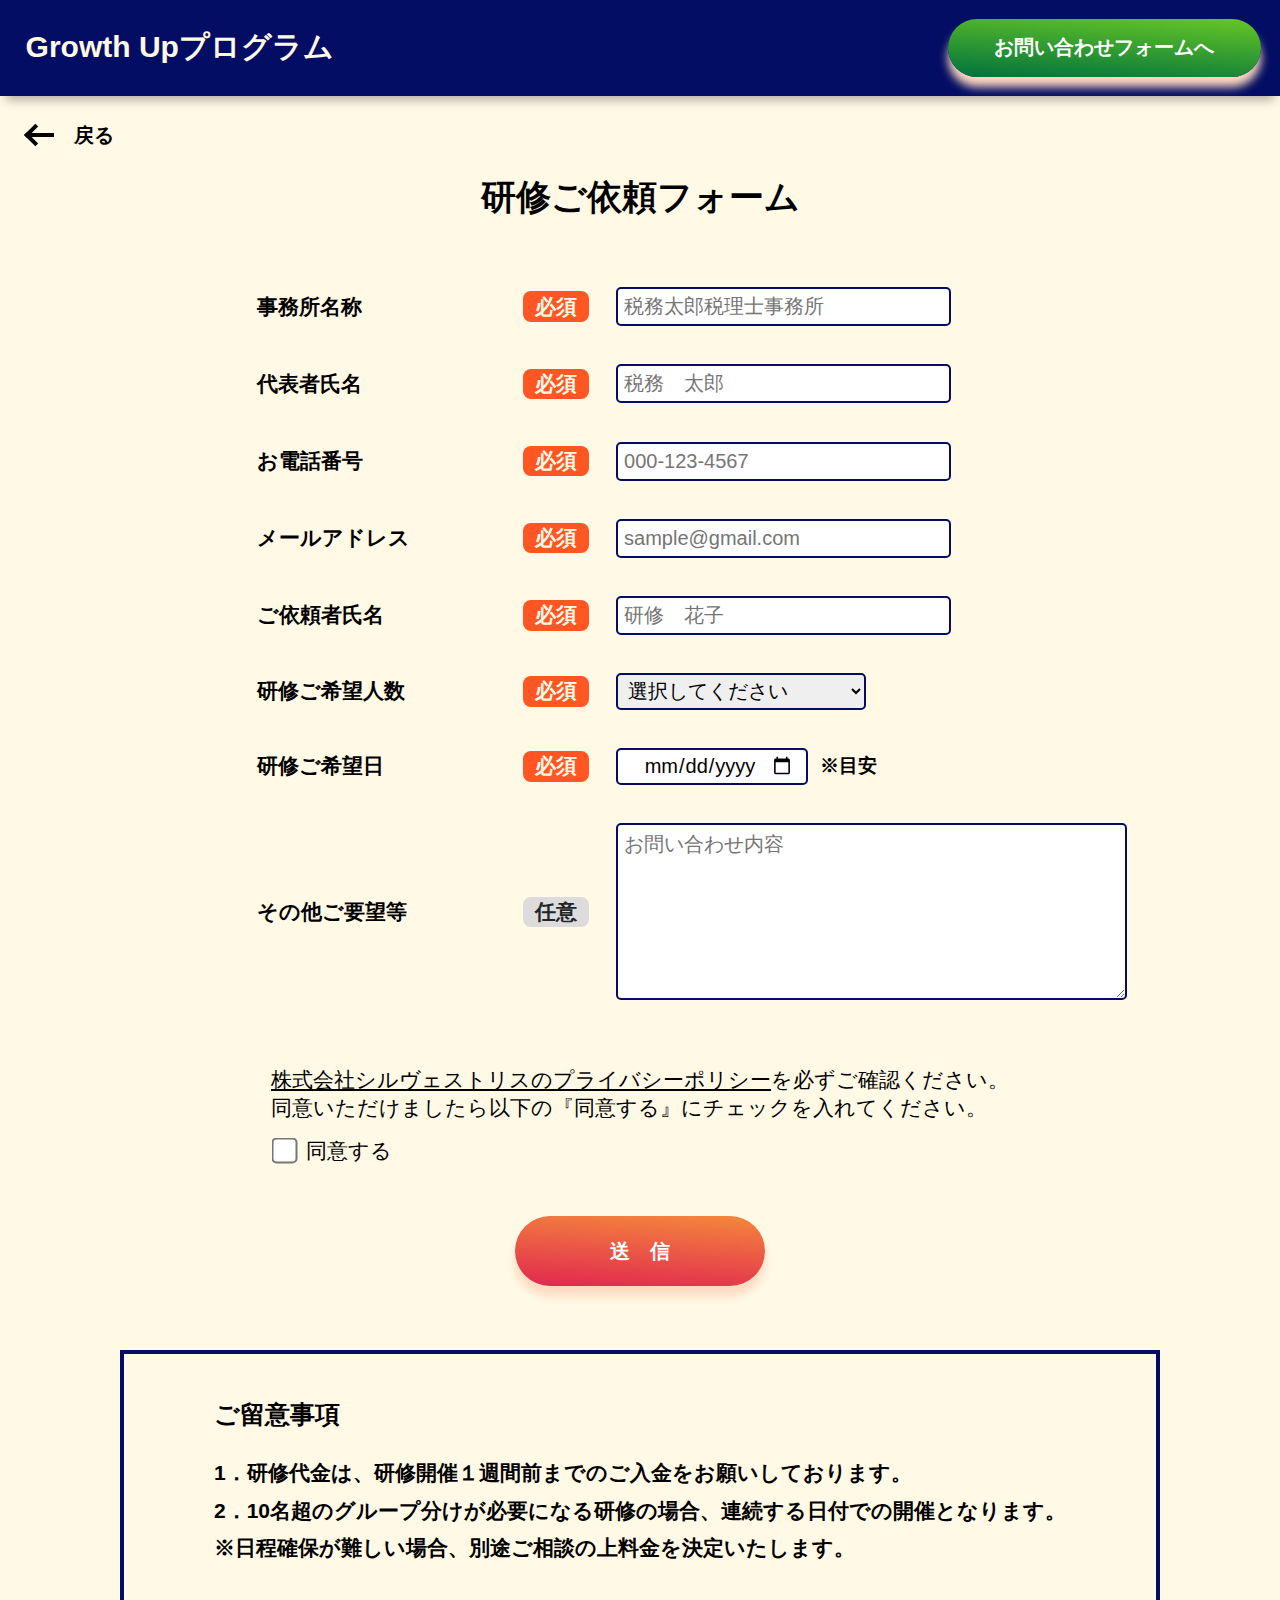
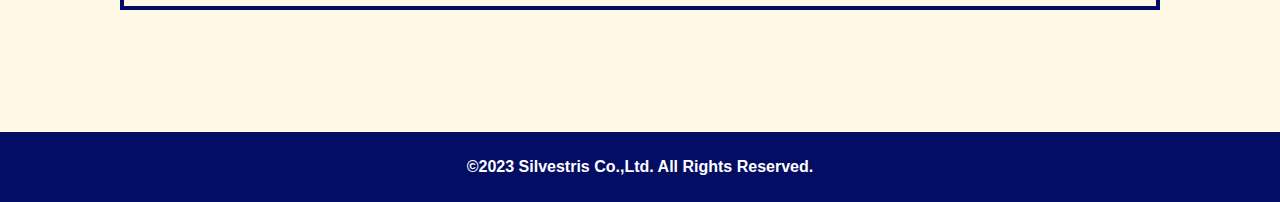
<file: form_contact.html>
<!DOCTYPE html>
<html lang="en">

<head>
    <meta charset="UTF-8">
    <meta name="viewport" content="width=device-width, initial-scale=1.0">
    <meta http-equiv="X-UA-Compatible" content="ie=edge">
    <title>Growth Upプログラム | 入力フォーム</title>
    <meta name="description" content="税務未経験者～中級者の方へ法人申告書に関する研修を実施します。「1日の研修で8割の企業の申告書が作成できるようになる」を達成するカリキュラムを組んでおります">
    <meta name="keywords" content="会計、税務、申告書、研修、セミナー、法人税、消費税、税務研修, 税務セミナー, 申告書作成, 申告書セミナー">
    <meta property="og:title" content="株式会社シルヴェストリス | 理解重視型会計税務研修">
    <meta property="og:type" content="website" />
    <meta property="og:url" content="#" />
    <meta property="og:site_name" content="株式会社シルヴェストリス | 理解重視型会計税務研修" />
    <meta property="og:description"
        content="税務未経験者～中級者の方へ法人申告書に関する研修を実施します。「1日の研修で8割の企業の申告書が作成できるようになる」を達成するカリキュラムを組んでおります" />
    <meta name="format-detection" content="telephone=no">
    <meta name="thumbnail" content="img/licensed-image_01.jpg" />
    <link rel="canonical" href="#">
    <link rel="icon" href="img/main_favicon.ico">
    <link rel="stylesheet" type="text/css" href="css/reset.css" />
    <link rel="stylesheet" type="text/css" href="css/second.css" />
    <link rel="stylesheet" type="text/css" href="css/second_media_1300.css" />
    <link rel="stylesheet" type="text/css" href="css/second_media_1000.css" />
    <link rel="stylesheet" type="text/css" href="css/second_media_700.css" />
    <link rel="stylesheet" type="text/css" href="css/second_media_500.css" />

    <!-- Google tag (gtag.js) -->
    <script async src="https://www.googletagmanager.com/gtag/js?id=G-KET4KHYGJ5"></script>
    <script>
        window.dataLayer = window.dataLayer || [];
        function gtag() { dataLayer.push(arguments); }
        gtag('js', new Date());

        gtag('config', 'G-KET4KHYGJ5');
    </script>

    <!-- Google tag (gtag.js) event -->
    <script>
        gtag('event', 'ads_conversion_SUBMIT_LEAD_FORM_1', {
            // <event_parameters>
        });
    </script>

</head>

<body>
    <header>
        <h1>Growth Upプログラム</h1>
        <div id="btn_box">
            <button type="button" onclick="location.href='./form_inquiry.html'" id="form_green_btn">お問い合わせフォームへ</button>
        </div>
    </header>

    <button type="button" onclick="location.href='./index.html'" id="return_btn">
        <span class="dli-arrow-left"></span>
        　戻る
    </button>

    <main id="main_box">
        <!-- 研修ご依頼フォーム -->
        <div id="contact">
            <h2>研修ご依頼フォーム</h2>
            <!-- グーグルフォームと接続 -->
            <form id="contact_form" class="form"
                action="https://docs.google.com/forms/u/0/d/e/1FAIpQLSfwXEU3G0mYwn1Cf4yGIH_MoORebPAh-ctuGZUuBuQhGJk5SQ/formResponse"
                method="post" target="hidden_iframe" onsubmit="submitted=true;">
                <!-- 「entry.・・・」グーグルフォームのコンテンツと紐づけ -->
                <table>
                    <tr class="item">
                        <th>
                            <label for="contact_union_name">事務所名称</label>
                        </th>
                        <td class="icon">
                            <span class="mast_items">必須</span>
                        </td>
                        <td class="input">
                            <input type="text" name="entry.1262940197" id="contact_union_name" placeholder="税務太郎税理士事務所"
                                required />
                        </td>
                    </tr>
                    <tr class="item">
                        <th>
                            <label for="contact_ceo_name">代表者氏名</label>
                        </th>
                        <td class="icon">
                            <span class="mast_items">必須</span>
                        </td>
                        <td class="input">
                            <input type="text" name="entry.1808267043" id="contact_ceo_name" placeholder="税務　太郎"
                                required />
                        </td>
                    </tr>
                    <tr class="item">
                        <th>
                            <label for="contact_tel">お電話番号</label>
                        </th>
                        <td class="icon">
                            <span class="mast_items">必須</span>
                        </td>
                        <td class="input">
                            <input type="tel" name="entry.1243827433" id="contact_tel" placeholder="000-123-4567"
                                required />
                        </td>
                    </tr>
                    <tr class="item">
                        <th>
                            <label for="contact_mail">メールアドレス</label>
                        </th>
                        <td class="icon">
                            <span class="mast_items">必須</span>
                        </td>
                        <td class="input">
                            <input type="email" name="emailAddress" id="contact_mail" placeholder="sample@gmail.com"
                                required />
                        </td>
                    </tr>
                    <tr class="item">
                        <th>
                            <label for="contact_requester_name">ご依頼者氏名</label>
                        </th>
                        <td class="icon">
                            <span class="mast_items">必須</span>
                        </td>
                        <td class="input">
                            <input type="text" name="entry.2107322284" id="contact_requester_name" placeholder="研修　花子"
                                required />
                        </td>
                    </tr>
                    <tr class="item">
                        <th>
                            <label for="contact_nump">研修ご希望人数</label>
                        </th>
                        <td class="icon">
                            <span class="mast_items">必須</span>
                        </td>
                        <td class="input">
                            <select name="entry.1498476993" id="contact_nump">
                                <option>選択してください</option>
                                <option>～ 10人</option>
                                <option>11人 ～ 20人</option>
                                <option>21人 ～ 30人</option>
                                <option>31人 ～</option>
                            </select>
                        </td>
                    </tr>
                    <tr id="contact_date_box" class="item">
                        <th>
                            <label for="contact_date" class="contact_six_text">研修ご希望日</label>
                        </th>
                        <td class="icon">
                            <span class="mast_items">必須</span>
                        </td>
                        <td class="input">
                            <input type="date" name="entry.189109333" id="contact_date" placeholder="" required />
                            <p>※目安</p>
                        </td>
                    </tr>
                    <tr id="contact_text_box" class="item">
                        <th>
                            <label for="contact_text">その他ご要望等</label>
                        </th>
                        <td class="icon">
                            <span class="any_items">任意</span>
                        </td>
                        <td class="input">
                            <textarea name="entry.554276646" id="contact_text" cols="40" rows="7"
                                placeholder="お問い合わせ内容"></textarea>
                        </td>
                    </tr>
                </table>

                <div class="privacy_policy_text">
                    <p>
                        <a type="text" onclick="window.open('./privacy_policy.html')"
                            target="_blank"><span>株式会社シルヴェストリスのプライバシーポリシー</span></a>を必ずご確認ください。
                    </p>
                    <p>同意いただけましたら以下の『同意する』にチェックを入れてください。</p>
                    <label for="consent_checkbox" class="privacy_policy_checkbox">
                        <input type="checkbox" class="consent_checkbox" name="consent" required>
                        <p>同意する</p>
                    </label>
                </div>

                <div id="contact_submit-btn" class="submit-btn">
                    <input type="submit" value="送　信" />
                </div>
            </form>

            <div id="note">
                <h3>ご留意事項</h3>
                <p>1．研修代金は、研修開催１週間前までのご入金をお願いしております。</p>
                <p>2．10名超のグループ分けが必要になる研修の場合、連続する日付での開催となります。</p>
                <p>※日程確保が難しい場合、別途ご相談の上料金を決定いたします。</p>
            </div>
        </div>

    </main>
    <footer>
        <small>&copy;2023 Silvestris Co.,Ltd. All Rights Reserved.</small>
    </footer>

    <!-- 送信した後のサンクスページをオリジナルのページへ変更 -->
    <iframe name="hidden_iframe" id="hidden_iframe" style="display: none"
        onload="if(submitted)  {window.location='./thanks.html';}">
    </iframe>

</body>

</html>
</file>
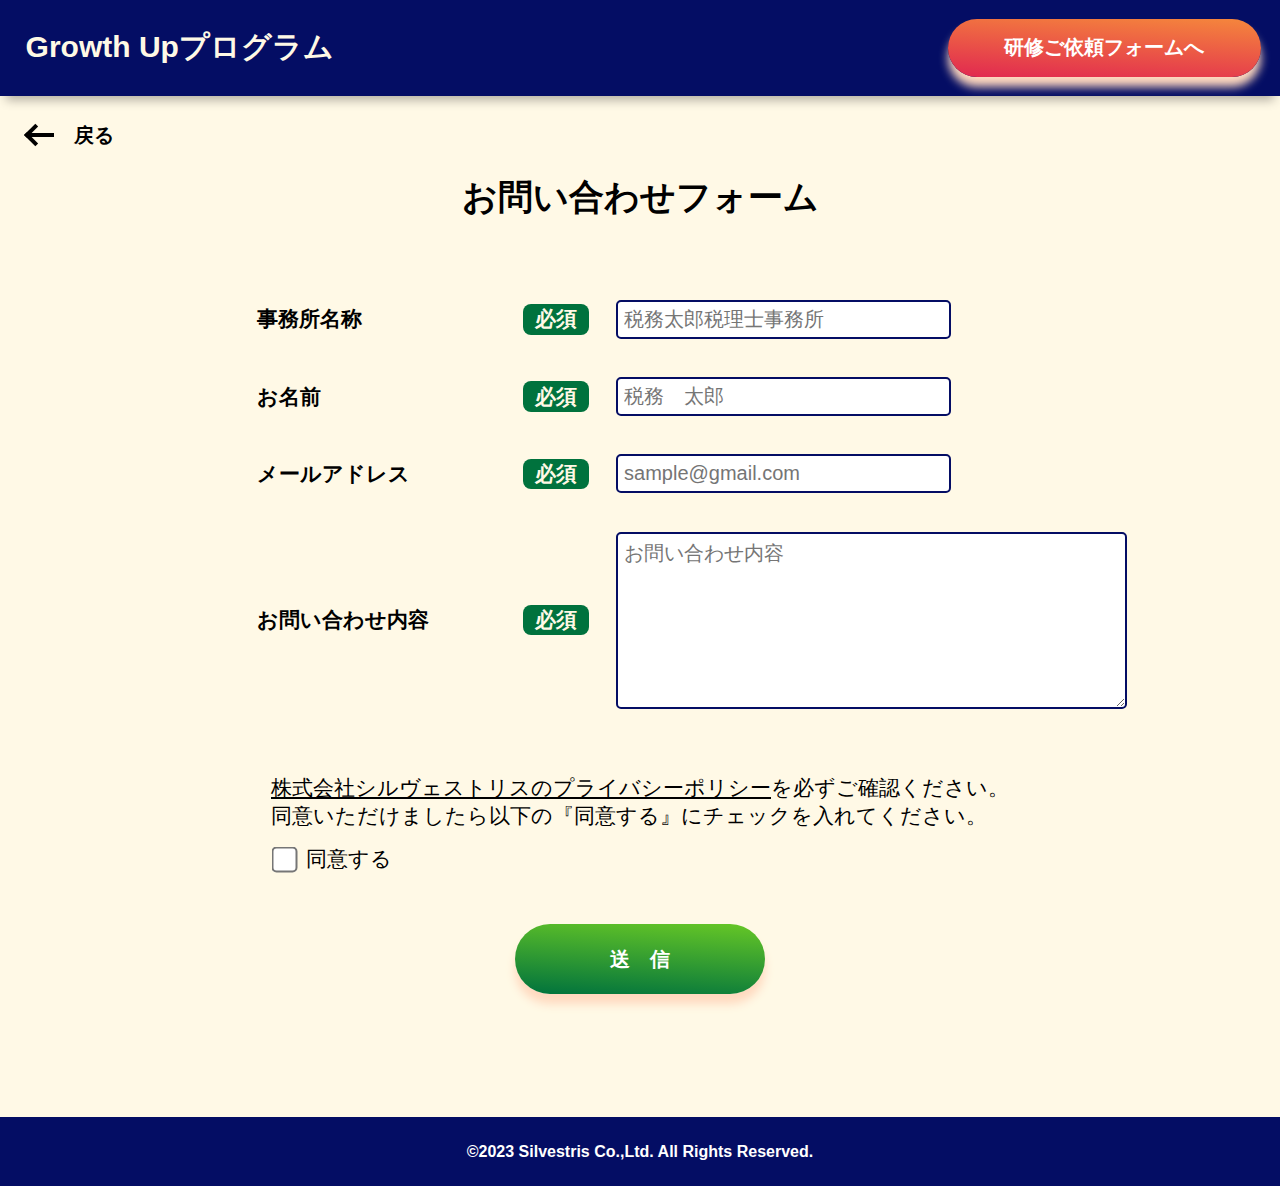
<file: form_inquiry.html>
<!DOCTYPE html>
<html lang="en">

<head>
    <meta charset="UTF-8">
    <meta name="viewport" content="width=device-width, initial-scale=1.0">
    <meta http-equiv="X-UA-Compatible" content="ie=edge">
    <title>Growth Upプログラム | 入力フォーム</title>
    <meta name="description" content="税務未経験者～中級者の方へ法人申告書に関する研修を実施します。「1日の研修で8割の企業の申告書が作成できるようになる」を達成するカリキュラムを組んでおります">
    <meta name="keywords" content="会計、税務、申告書、研修、セミナー、法人税、消費税、税務研修, 税務セミナー, 申告書作成, 申告書セミナー">
    <meta property="og:title" content="株式会社シルヴェストリス | 理解重視型会計税務研修">
    <meta property="og:type" content="website" />
    <meta property="og:url" content="#" />
    <meta property="og:site_name" content="株式会社シルヴェストリス | 理解重視型会計税務研修" />
    <meta property="og:description"
        content="税務未経験者～中級者の方へ法人申告書に関する研修を実施します。「1日の研修で8割の企業の申告書が作成できるようになる」を達成するカリキュラムを組んでおります" />
    <meta name="format-detection" content="telephone=no">
    <meta name="thumbnail" content="img/licensed-image_01.jpg" />
    <link rel="canonical" href="#">
    <link rel="icon" href="img/main_favicon.ico">
    <link rel="stylesheet" type="text/css" href="css/reset.css" />
    <link rel="stylesheet" type="text/css" href="css/second.css" />
    <link rel="stylesheet" type="text/css" href="css/second_media_1300.css" />
    <link rel="stylesheet" type="text/css" href="css/second_media_1000.css" />
    <link rel="stylesheet" type="text/css" href="css/second_media_700.css" />
    <link rel="stylesheet" type="text/css" href="css/second_media_500.css" />

    <!-- Google tag (gtag.js) -->
    <script async src="https://www.googletagmanager.com/gtag/js?id=G-KET4KHYGJ5"></script>
    <script>
        window.dataLayer = window.dataLayer || [];
        function gtag() { dataLayer.push(arguments); }
        gtag('js', new Date());

        gtag('config', 'G-KET4KHYGJ5');
    </script>

    <!-- Google tag (gtag.js) event -->
    <script>
        gtag('event', 'ads_conversion_SUBMIT_LEAD_FORM_1', {
            // <event_parameters>
        });
    </script>

</head>

<body>
    <header>
        <h1>Growth Upプログラム</h1>
        <div id="btn_box">
            <button type="button" onclick="location.href='./form_contact.html'" id="form_orange_btn">研修ご依頼フォームへ</button>
        </div>
    </header>

    <button type="button" onclick="location.href='./index.html'" id="return_btn">
        <span class="dli-arrow-left"></span>
        　戻る
    </button>

    <main id="main_box">        
        <!-- お問い合わせフォーム -->
        <div id="inquiry">
            <div id="inquiry_main">
                <h2>お問い合わせフォーム</h2>
                <form id="inquiry_form" class="form"
                action="https://docs.google.com/forms/u/0/d/e/1FAIpQLSeCGxG4-g1Rd4Pse7YI8sy0g8BknNibGtVp2TdqcPJeS1rG5w/formResponse"
                method="post" target="hidden_iframe" onsubmit="submitted=true;">
                
                <!-- 「entry.・・・」グーグルフォームのコンテンツと紐づけ -->
                <table>
                    <tr class="item">
                            <th>
                                <label for="inquiry_union_name" class="inquiry_five_text">事務所名称</label>
                            </th>
                            <td class="icon">
                                <span class="mast_items color_green">必須</span>
                            </td>
                            <td class="input focus_green">
                                <input type="text" name="entry.798966256" id="inquiry_union_name"
                                    placeholder="税務太郎税理士事務所" required />
                            </td>
                        </tr>
                        <tr class="item">
                            <th>
                                <label for="inquiry_requester_name" class="inquiry_three_text">お名前</label>
                            </th>
                            <td class="icon">
                                <span class="mast_items color_green">必須</span>
                            </td>
                            <td class="input focus_green">
                                <input type="text" name="entry.1648718537" id="inquiry_requester_name"
                                    placeholder="税務　太郎" required />
                            </td>
                        </tr>
                        <tr class="item">
                            <th>
                                <label for="inquiry_mail" class="inquiry_seven_text">メールアドレス</label>
                            </th>
                            <td class="icon">
                                <span class="mast_items color_green">必須</span>
                            </td>
                            <td class="input focus_green">
                                <input type="email" name="emailAddress" id="inquiry_mail" placeholder="sample@gmail.com"
                                    required />
                            </td>
                        </tr>
                        <tr id="inquiry_text_box" class="item">
                            <th>
                                <label for="inquiry_text">お問い合わせ内容</label>
                            </th>
                            <td class="icon">
                                <span class="mast_items color_green">必須</span>
                            </td>
                            <td class="input">
                                <textarea name="entry.820511058" id="inquiry_text" cols="40" rows="7"
                                placeholder="お問い合わせ内容" required></textarea>
                            </td>
                        </tr>
                    </table>
                    
                    <div class="privacy_policy_text">
                        <p>
                            <a type="text" onclick="window.open('./privacy_policy.html')"
                            target="_blank"><span>株式会社シルヴェストリスのプライバシーポリシー</span></a>を必ずご確認ください。
                        </p>
                        <p>同意いただけましたら以下の『同意する』にチェックを入れてください。</p>
                        <label for="consent_checkbox" class="privacy_policy_checkbox">
                            <input type="checkbox" class="consent_checkbox" name="consent" required>
                            <p>同意する</p>
                        </label>
                    </div>

                    <div id="inquiry_submit-btn" class="submit-btn">
                        <input type="submit" value="送　信" />
                    </div>
                </form>
            </div>
        </div>

    </main>
    <footer>
        <small>&copy;2023 Silvestris Co.,Ltd. All Rights Reserved.</small>
    </footer>

    <!-- 送信した後のサンクスページをオリジナルのページへ変更 -->
    <iframe name="hidden_iframe" id="hidden_iframe" style="display: none"
        onload="if(submitted)  {window.location='./thanks.html';}"></iframe>

</body>

</html>
</file>
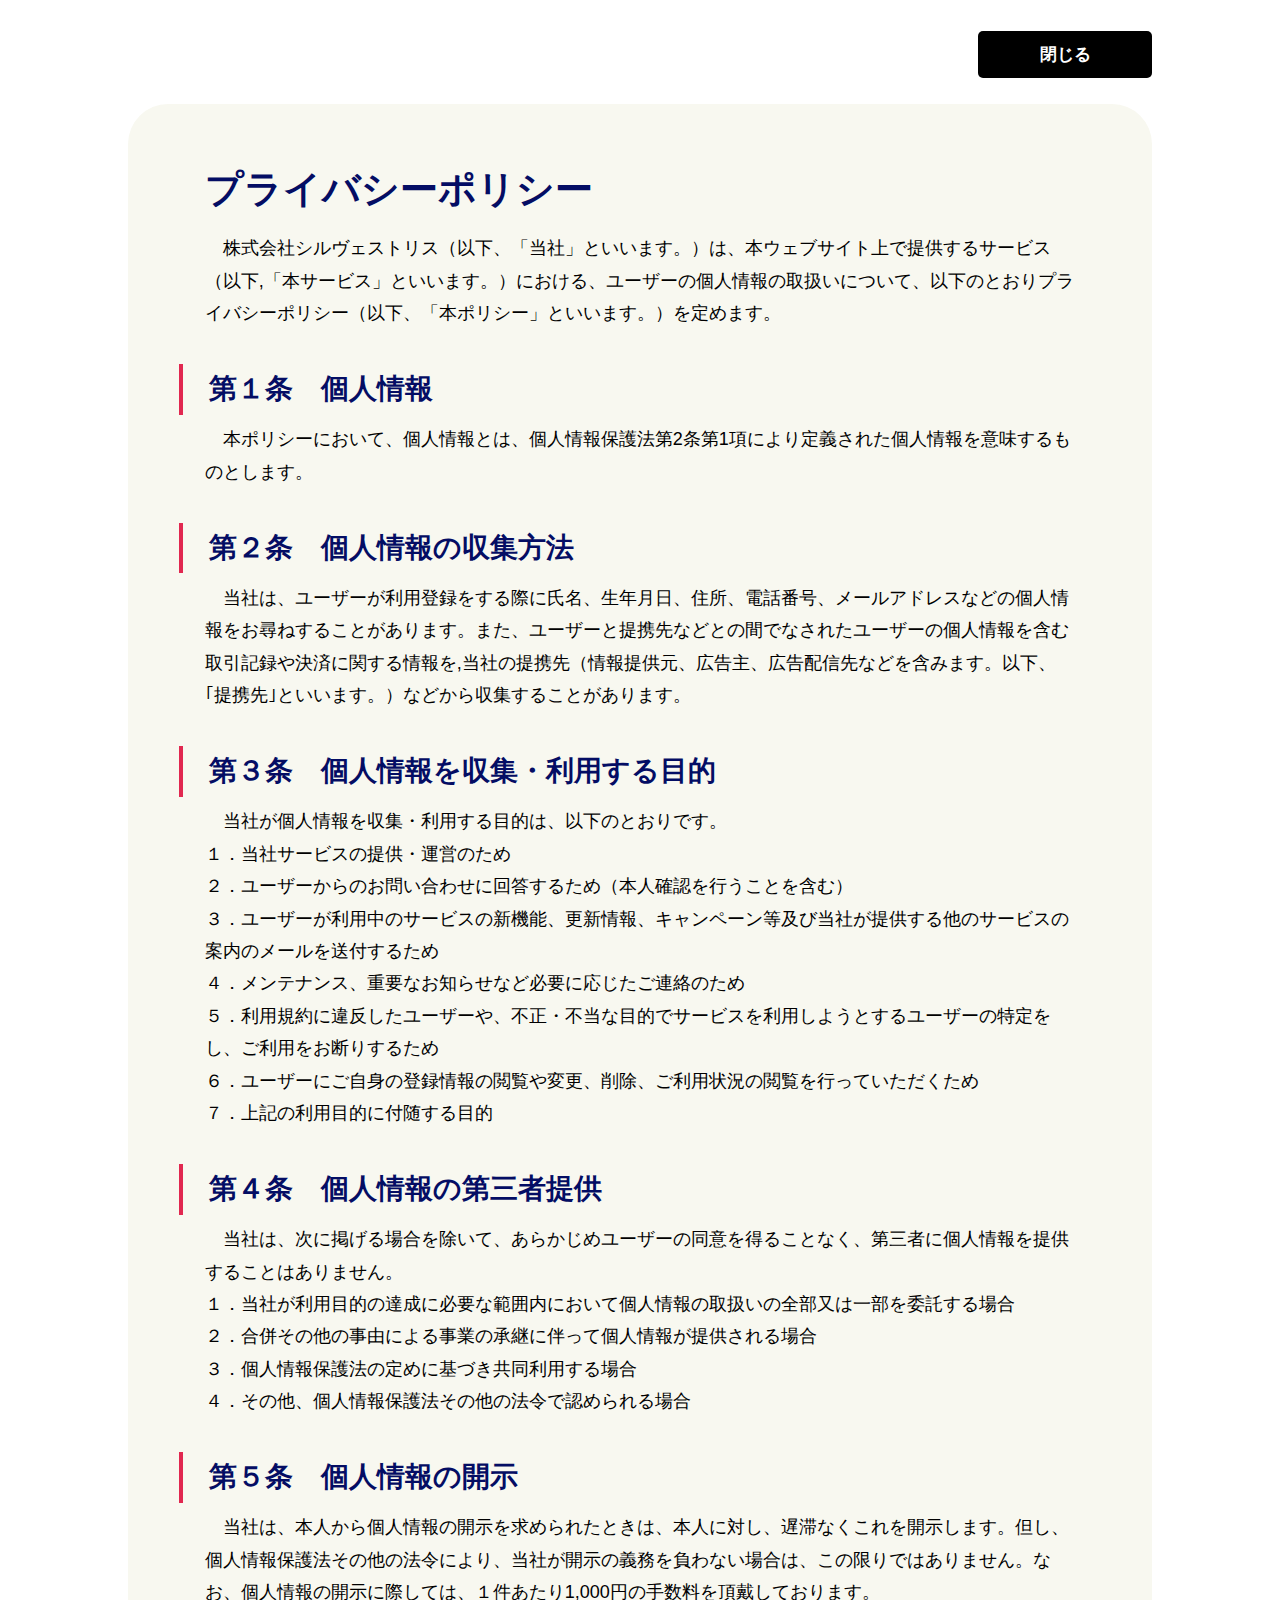
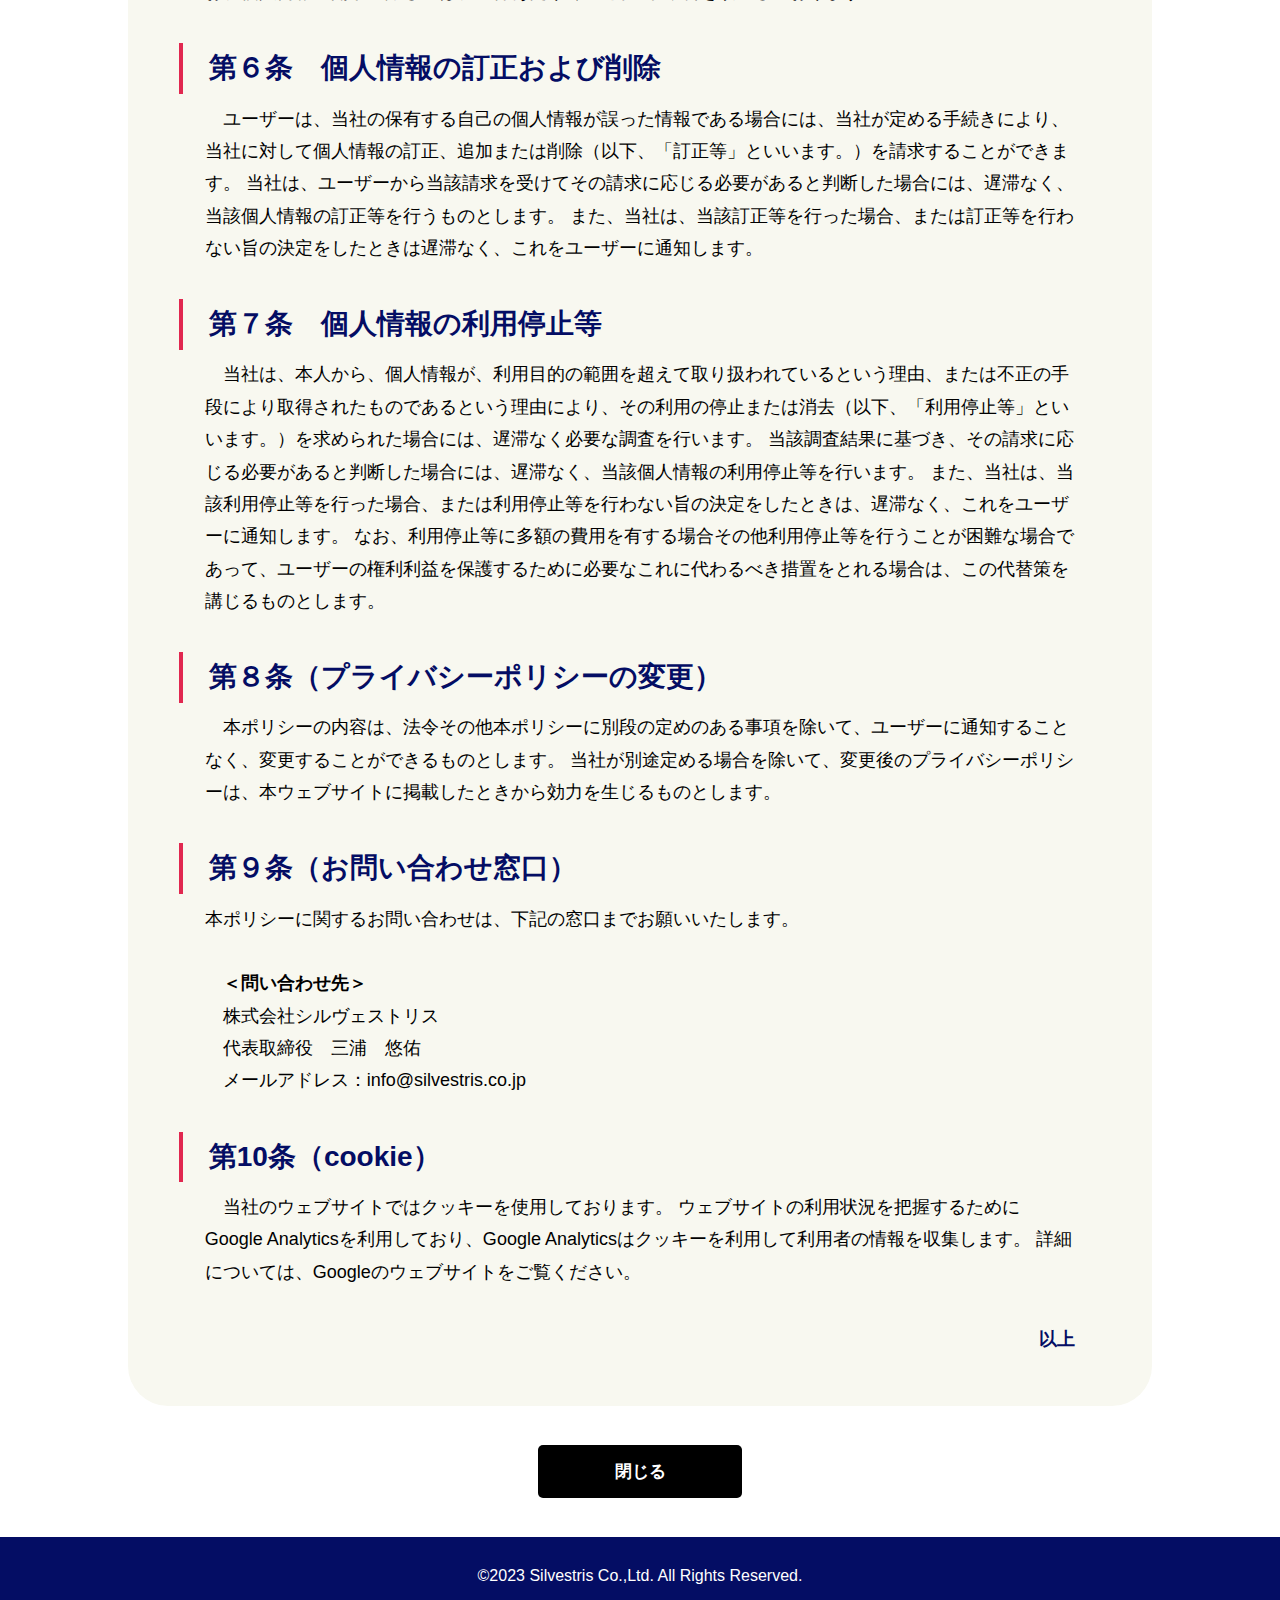
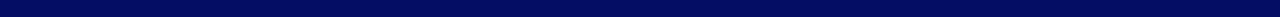
<file: privacy_policy.html>
<!DOCTYPE html>
<html lang="en">

<head>
    <meta charset="UTF-8">
    <meta name="viewport" content="width=device-width, initial-scale=1.0">
    <meta http-equiv="X-UA-Compatible" content="ie=edge">
    <title>株式会社シルヴェストリス | プライバシーポリシー</title>
    <meta name="description" content="税務未経験者～中級者の方へ法人申告書に関する研修を実施します。「1日の研修で8割の企業の申告書が作成できるようになる」を達成するカリキュラムを組んでおります">
    <meta name="keywords" content="会計、税務、申告書、研修、セミナー、法人税、消費税、税務研修, 税務セミナー, 申告書作成, 申告書セミナー">
    <meta property="og:title" content="株式会社シルヴェストリス | 理解重視型会計税務研修">
    <meta property="og:type" content="website" />
    <meta property="og:url" content="#" />
    <meta property="og:site_name" content="株式会社シルヴェストリス | 理解重視型会計税務研修" />
    <meta property="og:description"
        content="税務未経験者～中級者の方へ法人申告書に関する研修を実施します。「1日の研修で8割の企業の申告書が作成できるようになる」を達成するカリキュラムを組んでおります" />
    <meta name="format-detection" content="telephone=no">
    <meta name="thumbnail" content="img/licensed-image_01.jpg" />
    <link rel="canonical" href="#">
    <link rel="icon" href="img/main_favicon.ico">
    <link rel="stylesheet" type="text/css" href="css/reset.css" />
    <link rel="stylesheet" type="text/css" href="css/privacy_policy.css" />
    <link rel="stylesheet" type="text/css" href="css/privacy_policy_media_1300.css" />
    <link rel="stylesheet" type="text/css" href="css/privacy_policy_media_1000.css" />
    <link rel="stylesheet" type="text/css" href="css/privacy_policy_media_700.css" />
    <link rel="stylesheet" type="text/css" href="css/privacy_policy_media_500.css" />

    <!-- Google tag (gtag.js) -->
    <script async src="https://www.googletagmanager.com/gtag/js?id=G-KET4KHYGJ5"></script>
    <script>
        window.dataLayer = window.dataLayer || [];
        function gtag() { dataLayer.push(arguments); }
        gtag('js', new Date());

        gtag('config', 'G-KET4KHYGJ5');
    </script>

    <!-- Google tag (gtag.js) event -->
    <script>
        gtag('event', 'ads_conversion_SUBMIT_LEAD_FORM_1', {
            // <event_parameters>
        });
    </script>

</head>

<body>
    <div class="close_btn">
        <button type="button" onclick="window.close();">閉じる</button>
    </div>
    <main>
        <h1>プライバシーポリシー</h1>
        <p>　株式会社シルヴェストリス（以下、「当社」といいます。）は、本ウェブサイト上で提供するサービス（以下,「本サービス」といいます。）における、ユーザーの個人情報の取扱いについて、以下のとおりプライバシーポリシー（以下、「本ポリシー」といいます。）を定めます。
        </p>

        <h2>第１条　個人情報</h2>
        <p>　本ポリシーにおいて、個人情報とは、個人情報保護法第2条第1項により定義された個人情報を意味するものとします。
        </p>

        <h2>第２条　個人情報の収集方法</h2>
        <p>　当社は、ユーザーが利用登録をする際に氏名、生年月日、住所、電話番号、メールアドレスなどの個人情報をお尋ねすることがあります。また、ユーザーと提携先などとの間でなされたユーザーの個人情報を含む取引記録や決済に関する情報を,当社の提携先（情報提供元、広告主、広告配信先などを含みます。以下、｢提携先｣といいます。）などから収集することがあります。
        </p>

        <h2>第３条　個人情報を収集・利用する目的</h2>
        <p>　当社が個人情報を収集・利用する目的は、以下のとおりです。</p>
        <p>１．当社サービスの提供・運営のため</p>
        <p>２．ユーザーからのお問い合わせに回答するため（本人確認を行うことを含む）</p>
        <p>３．ユーザーが利用中のサービスの新機能、更新情報、キャンペーン等及び当社が提供する他のサービスの案内のメールを送付するため</p>
        <p>４．メンテナンス、重要なお知らせなど必要に応じたご連絡のため</p>
        <p>５．利用規約に違反したユーザーや、不正・不当な目的でサービスを利用しようとするユーザーの特定をし、ご利用をお断りするため</p>
        <p>６．ユーザーにご自身の登録情報の閲覧や変更、削除、ご利用状況の閲覧を行っていただくため</p>
        <p>７．上記の利用目的に付随する目的</p>

        <h2>第４条　個人情報の第三者提供</h2>
        <p>　当社は、次に掲げる場合を除いて、あらかじめユーザーの同意を得ることなく、第三者に個人情報を提供することはありません。</p>
        <p>１．当社が利用目的の達成に必要な範囲内において個人情報の取扱いの全部又は一部を委託する場合</p>
        <p>２．合併その他の事由による事業の承継に伴って個人情報が提供される場合</p>
        <p>３．個人情報保護法の定めに基づき共同利用する場合</p>
        <p>４．その他、個人情報保護法その他の法令で認められる場合</p>

        <h2>第５条　個人情報の開示</h2>
        <p>　当社は、本人から個人情報の開示を求められたときは、本人に対し、遅滞なくこれを開示します。但し、個人情報保護法その他の法令により、当社が開示の義務を負わない場合は、この限りではありません。なお、個人情報の開示に際しては、１件あたり1,000円の手数料を頂戴しております。
        </p>

        <h2>第６条　個人情報の訂正および削除</h2>
        <p>　ユーザーは、当社の保有する自己の個人情報が誤った情報である場合には、当社が定める手続きにより、当社に対して個人情報の訂正、追加または削除（以下、「訂正等」といいます。）を請求することができます。
            当社は、ユーザーから当該請求を受けてその請求に応じる必要があると判断した場合には、遅滞なく、当該個人情報の訂正等を行うものとします。
            また、当社は、当該訂正等を行った場合、または訂正等を行わない旨の決定をしたときは遅滞なく、これをユーザーに通知します。</p>

        <h2>第７条　個人情報の利用停止等</h2>
        <p>　当社は、本人から、個人情報が、利用目的の範囲を超えて取り扱われているという理由、または不正の手段により取得されたものであるという理由により、その利用の停止または消去（以下、「利用停止等」といいます。）を求められた場合には、遅滞なく必要な調査を行います。
            当該調査結果に基づき、その請求に応じる必要があると判断した場合には、遅滞なく、当該個人情報の利用停止等を行います。
            また、当社は、当該利用停止等を行った場合、または利用停止等を行わない旨の決定をしたときは、遅滞なく、これをユーザーに通知します。
            なお、利用停止等に多額の費用を有する場合その他利用停止等を行うことが困難な場合であって、ユーザーの権利利益を保護するために必要なこれに代わるべき措置をとれる場合は、この代替策を講じるものとします。
        </p>

        <h2>第８条（プライバシーポリシーの変更）</h2>
        <p>　本ポリシーの内容は、法令その他本ポリシーに別段の定めのある事項を除いて、ユーザーに通知することなく、変更することができるものとします。
            当社が別途定める場合を除いて、変更後のプライバシーポリシーは、本ウェブサイトに掲載したときから効力を生じるものとします。</p>

        <h2>第９条（お問い合わせ窓口）</h2>
        <p>本ポリシーに関するお問い合わせは、下記の窓口までお願いいたします。</p>
        <br>
        <b>　＜問い合わせ先＞</b>
        <p>　株式会社シルヴェストリス</p>
        <p>　代表取締役　三浦　悠佑</p>
        <p>　メールアドレス：info@silvestris.co.jp</p>

        <h2>第10条（cookie）</h2>
        <p>　当社のウェブサイトではクッキーを使用しております。
            ウェブサイトの利用状況を把握するためにGoogle Analyticsを利用しており、Google Analyticsはクッキーを利用して利用者の情報を収集します。
            詳細については、Googleのウェブサイトをご覧ください。</p>

        <p id="policy_end">以上</p>
    </main>

    <button type="button" onclick="window.close();">閉じる</button>

    <footer>
        <small>&copy;2023 Silvestris Co.,Ltd. All Rights Reserved.</small>
    </footer>
</body>

</html>
</file>
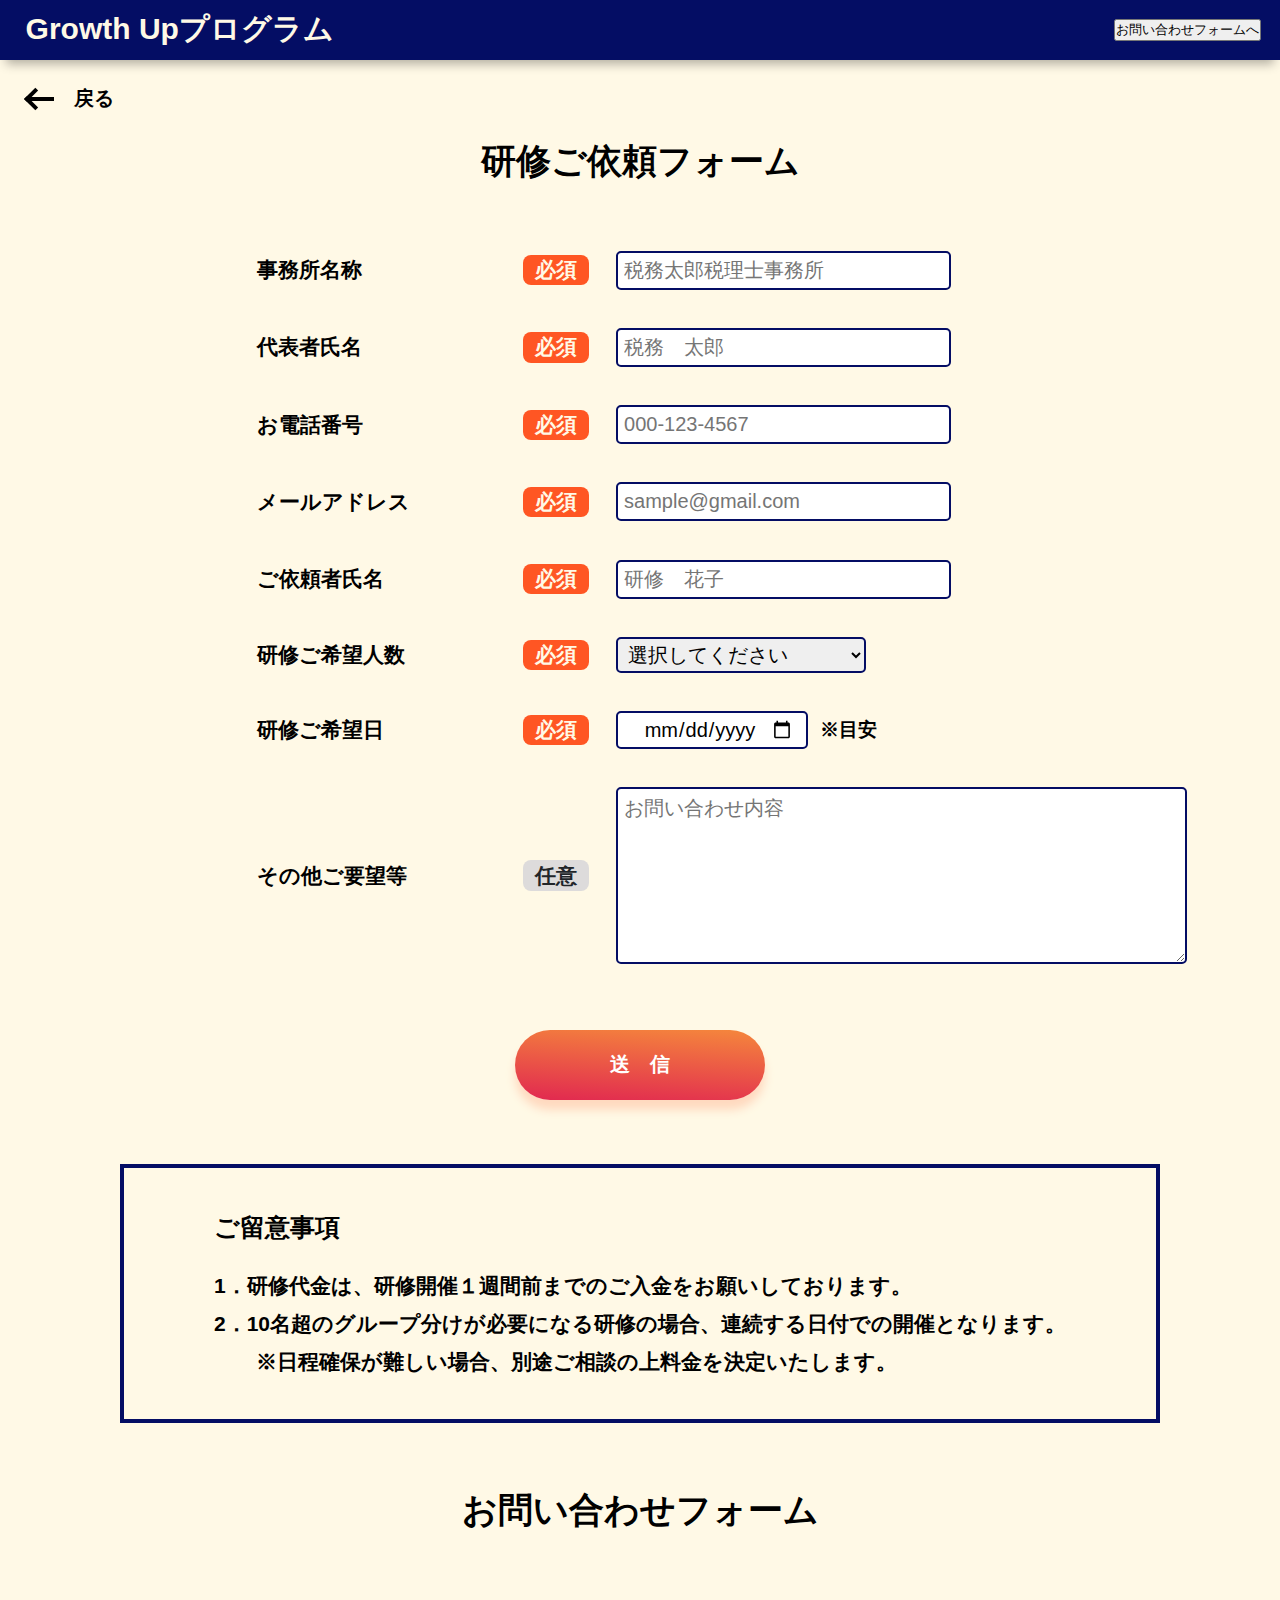
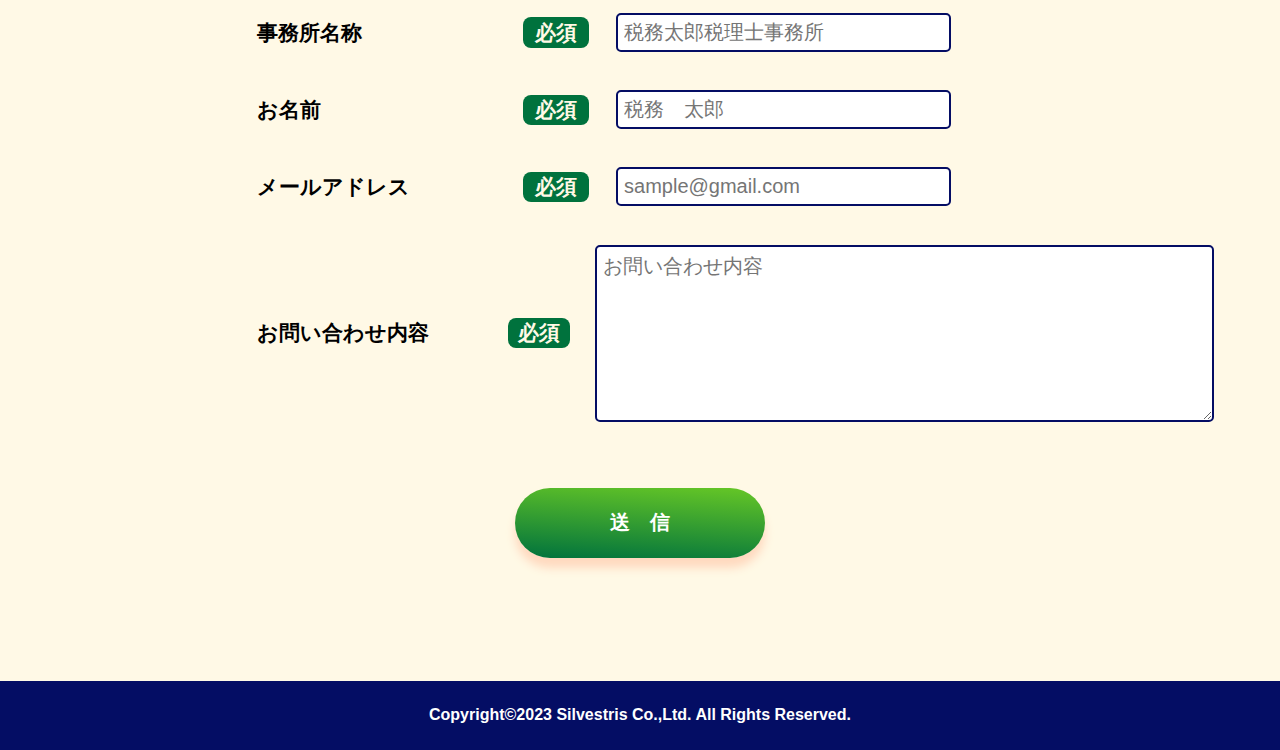
<file: second.html>
<!DOCTYPE html>
<html lang="en">

<head>
    <meta charset="UTF-8">
    <meta name="viewport" content="width=device-width, initial-scale=1.0">
    <meta http-equiv="X-UA-Compatible" content="ie=edge">
    <title>Growth Upプログラム | 入力フォーム</title>
    <link rel="icon" href="./img/corporatelogo_color.png">
    <!-- Bootstrap -->
    <link href="https://cdn.jsdelivr.net/npm/bootstrap@5.0.2/dist/css/bootstrap.min.css" rel="stylesheet"
        integrity="sha384-EVSTQN3/azprG1Anm3QDgpJLIm9Nao0Yz1ztcQTwFspd3yD65VohhpuuCOmLASjC" crossorigin="anonymous">
    <link rel="stylesheet" type="text/css" href="css/reset.css" />
    <link rel="stylesheet" type="text/css" href="css/second.css" />
    <link rel="stylesheet" type="text/css" href="css/second_media_1300.css" />
    <link rel="stylesheet" type="text/css" href="css/second_media_1000.css" />
    <link rel="stylesheet" type="text/css" href="css/second_media_700.css" />
    <link rel="stylesheet" type="text/css" href="css/second_media_500.css" />
</head>

<body>
    <header>
        <h1>Growth Upプログラム</h1>
        <div id="btn_box">
            <button type="button" id="form_change_btn">お問い合わせフォームへ</button>
        </div>
    </header>

    <button type="button" onclick="location.href='./index.html'" id="return_btn">
        <span class="dli-arrow-left"></span>
        　戻る
    </button>

    <main id="contact_main_box">
        <!-- 研修ご依頼フォーム -->
        <div id="contact">
            <h2>研修ご依頼フォーム</h2>
            <!-- グーグルフォームと接続 -->
            <form id="contact_form" class="form"
                action="https://docs.google.com/forms/u/0/d/e/1FAIpQLSfwXEU3G0mYwn1Cf4yGIH_MoORebPAh-ctuGZUuBuQhGJk5SQ/formResponse"
                method="post" target="hidden_iframe" onsubmit="submitted=true;">
                <!-- 「entry.・・・」グーグルフォームのコンテンツと紐づけ -->
                <table>
                    <tr class="item">
                        <th>
                            <label for="contact_union_name">事務所名称</label>
                        </th>
                        <td class="icon">
                            <span class="mast_items">必須</span>
                        </td>
                        <td class="input">
                            <input type="text" name="entry.1262940197" id="contact_union_name" placeholder="税務太郎税理士事務所"
                                required />
                        </td>
                    </tr>
                    <tr class="item">
                        <th>
                            <label for="contact_ceo_name">代表者氏名</label>
                        </th>
                        <td class="icon">
                            <span class="mast_items">必須</span>
                        </td>
                        <td class="input">
                            <input type="text" name="entry.1808267043" id="contact_ceo_name" placeholder="税務　太郎"
                                required />
                        </td>
                    </tr>
                    <tr class="item">
                        <th>
                            <label for="contact_tel">お電話番号</label>
                        </th>
                        <td class="icon">
                            <span class="mast_items">必須</span>
                        </td>
                        <td class="input">
                            <input type="tel" name="entry.1243827433" id="contact_tel" placeholder="000-123-4567"
                                required />
                        </td>
                    </tr>
                    <tr class="item">
                        <th>
                            <label for="contact_mail">メールアドレス</label>
                        </th>
                        <td class="icon">
                            <span class="mast_items">必須</span>
                        </td>
                        <td class="input">
                            <input type="email" name="emailAddress" id="contact_mail" placeholder="sample@gmail.com"
                                required />
                        </td>
                    </tr>
                    <tr class="item">
                        <th>
                            <label for="contact_requester_name">ご依頼者氏名</label>
                        </th>
                        <td class="icon">
                            <span class="mast_items">必須</span>
                        </td>
                        <td class="input">
                            <input type="text" name="entry.2107322284" id="contact_requester_name" placeholder="研修　花子"
                                required />
                        </td>
                    </tr>
                    <tr class="item">
                        <th>
                            <label for="contact_nump">研修ご希望人数</label>
                        </th>
                        <td class="icon">
                            <span class="mast_items">必須</span>
                        </td>
                        <td class="input">
                            <select name="entry.1498476993" id="contact_nump">
                                <option>選択してください</option>
                                <option>～ 10人</option>
                                <option>11人 ～ 20人</option>
                                <option>21人 ～ 30人</option>
                                <option>31人 ～</option>
                            </select>
                        </td>
                    </tr>
                    <tr id="contact_date_box" class="item">
                        <th>
                            <label for="contact_date" class="contact_six_text">研修ご希望日</label>
                        </th>
                        <td class="icon">
                            <span class="mast_items">必須</span>
                        </td>
                        <td class="input">
                            <input type="date" name="entry.189109333" id="contact_date" placeholder="" required />
                            <p>※目安</p>
                        </td>
                    </tr>
                    <tr id="contact_text_box" class="item">
                        <th>
                            <label for="contact_text">その他ご要望等</label>
                        </th>
                        <td class="icon">
                            <span class="any_items">任意</span>
                        </td>
                        <td class="input">
                            <textarea name="entry.554276646" id="contact_text" cols="45" rows="7" placeholder="お問い合わせ内容"
                                required></textarea>
                        </td>
                    </tr>
                </table>

                <div id="contact_submit-btn" class="submit-btn">
                    <input type="submit" value="送　信" />
                </div>
            </form>

            <div id="note">
                <h3>ご留意事項</h3>
                <p>1．研修代金は、研修開催１週間前までのご入金をお願いしております。</p>
                <p>2．10名超のグループ分けが必要になる研修の場合、連続する日付での開催となります。</p>
                <p>　　※日程確保が難しい場合、別途ご相談の上料金を決定いたします。</p>
            </div>
        </div>

        <!-- お問い合わせフォーム -->
        <div id="inquiry">
            <div id="inquiry_main">
                <h2>お問い合わせフォーム</h2>
                <form id="inquiry_form" class="form"
                    action="https://docs.google.com/forms/u/0/d/e/1FAIpQLSeCGxG4-g1Rd4Pse7YI8sy0g8BknNibGtVp2TdqcPJeS1rG5w/formResponse"
                    method="post" target="hidden_iframe" onsubmit="submitted=true;">

                    <!-- 「entry.・・・」グーグルフォームのコンテンツと紐づけ -->
                    <table>
                        <tr class="item">
                            <th>
                                <label for="inquiry_union_name" class="inquiry_five_text">事務所名称</label>
                            </th>
                            <td class="icon">
                                <span class="mast_items color_green">必須</span>
                            </td>
                            <td class="input focus_green">
                                <input type="text" name="entry.798966256" id="inquiry_union_name"
                                    placeholder="税務太郎税理士事務所" required />
                            </td>
                        </tr>
                        <tr class="item">
                            <th>
                                <label for="inquiry_requester_name" class="inquiry_three_text">お名前</label>
                            </th>
                            <td class="icon">
                                <span class="mast_items color_green">必須</span>
                            </td>
                            <td class="input focus_green">
                                <input type="text" name="entry.1648718537" id="inquiry_requester_name"
                                    placeholder="税務　太郎" required />
                            </td>
                        </tr>
                        <tr class="item">
                            <th>
                                <label for="inquiry_mail" class="inquiry_seven_text">メールアドレス</label>
                            </th>
                            <td class="icon">
                                <span class="mast_items color_green">必須</span>
                            </td>
                            <td class="input focus_green">
                                <input type="email" name="emailAddress" id="inquiry_mail" placeholder="sample@gmail.com"
                                    required />
                            </td>
                        </tr>
                        <tr id="inquiry_text_box" class="item">
                            <th>
                                <label for="inquiry_text">お問い合わせ内容</label>
                            </th>
                            <td class="icon">
                                <span class="mast_items color_green">必須</span>
                            </td>
                            <td class="input">
                                <textarea name="entry.820511058" id="inquiry_text" cols="50" rows="7"
                                    placeholder="お問い合わせ内容" required></textarea>
                            </td>
                        </tr>
                    </table>

                    <div id="inquiry_submit-btn" class="submit-btn">
                        <input type="submit" value="送　信" />
                    </div>
                </form>
            </div>
        </div>

    </main>
    <footer>
        <small>Copyright&copy;2023 Silvestris Co.,Ltd. All Rights Reserved.</small>
    </footer>

    <script src="https://ajax.googleapis.com/ajax/libs/jquery/3.4.1/jquery.min.js"></script>
    <!-- Bootstrap -->
    <script src="https://cdn.jsdelivr.net/npm/bootstrap@5.0.2/dist/js/bootstrap.bundle.min.js"
        integrity="sha384-MrcW6ZMFYlzcLA8Nl+NtUVF0sA7MsXsP1UyJoMp4YLEuNSfAP+JcXn/tWtIaxVXM"
        crossorigin="anonymous"></script>
    <script src="https://cdn.jsdelivr.net/npm/@popperjs/core@2.9.2/dist/umd/popper.min.js"
        integrity="sha384-IQsoLXl5PILFhosVNubq5LC7Qb9DXgDA9i+tQ8Zj3iwWAwPtgFTxbJ8NT4GN1R8p"
        crossorigin="anonymous"></script>
    <script src="https://cdn.jsdelivr.net/npm/bootstrap@5.0.2/dist/js/bootstrap.min.js"
        integrity="sha384-cVKIPhGWiC2Al4u+LWgxfKTRIcfu0JTxR+EQDz/bgldoEyl4H0zUF0QKbrJ0EcQF"
        crossorigin="anonymous"></script>
    <script>
        let submitted = false;

        // ご依頼フォームとお問い合わせフォームの切り替え
        $("#form_change_btn").on("click", function () {
            $("#contact").fadeToggle();
            // ヘッダーボタン
            $(this).text("お問い合わせフォームへ");
            $(this).css("background", "linear-gradient(3.72deg, #00723d 0%, rgb(102, 199, 38) 100%)");
            $(this).toggleClass("toggleorder_btn");

            $("#inquiry").fadeToggle();
            $(".toggleorder_btn").text("研修ご依頼フォームへ");
            $(".toggleorder_btn").css("background", "linear-gradient(93.72deg, #E12850 0%, #F5873C 100%)");
        });
    </script>

    <!-- 送信した後のサンクスページをオリジナルのページへ変更 -->
    <iframe name="hidden_iframe" id="hidden_iframe" style="display: none"
        onload="if(submitted)  {window.location='./thanks.html';}"></iframe>

</body>

</html>
</file>
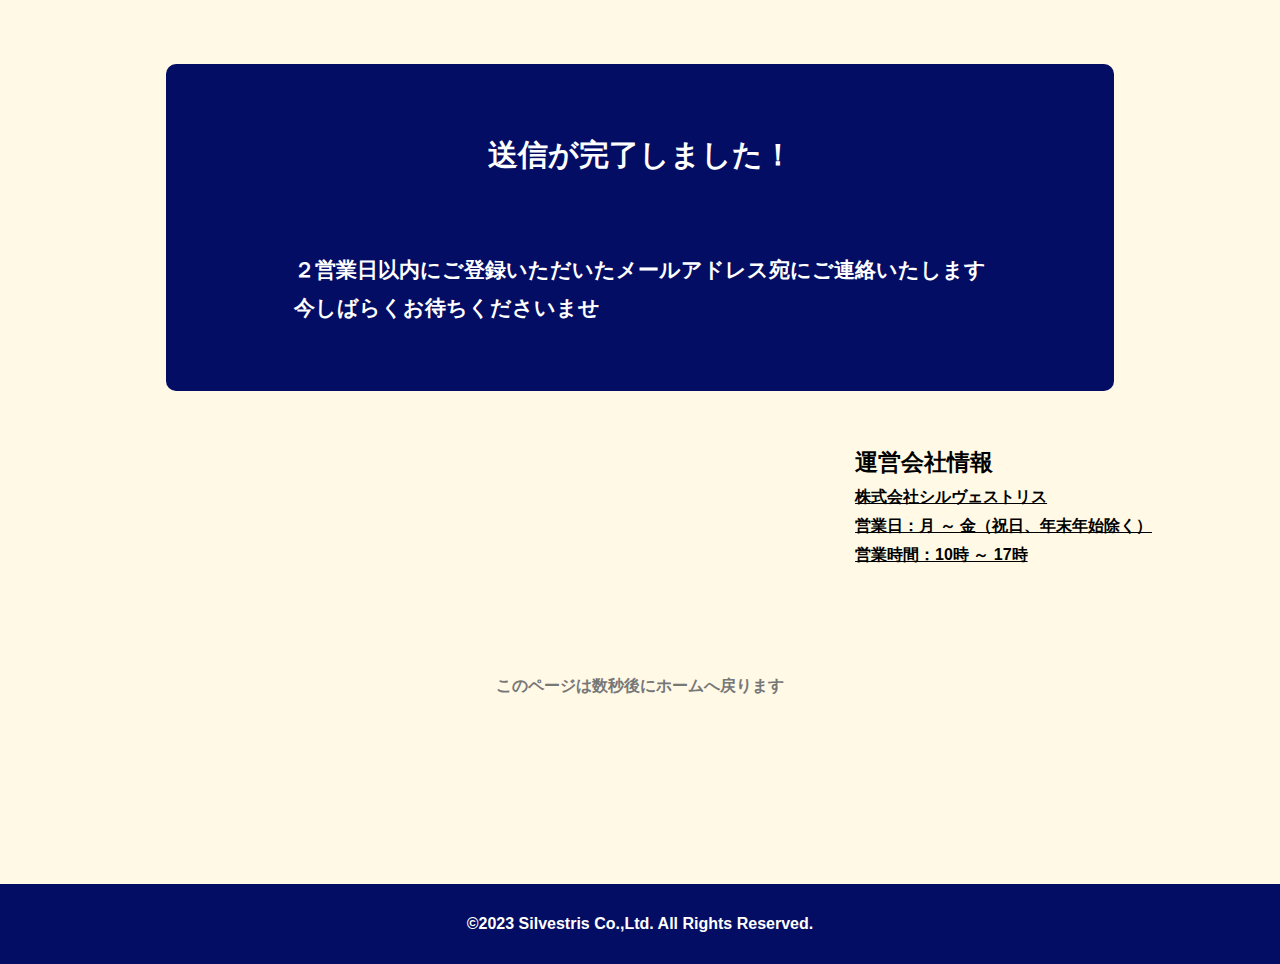
<file: thanks.html>
<!DOCTYPE html>
<html lang="en">

<head>
    <meta charset="UTF-8">
    <meta name="viewport" content="width=device-width, initial-scale=1.0">
    <meta http-equiv="X-UA-Compatible" content="ie=edge">
    <title>Thank you | 株式会社シルヴェストリス</title>
    <link rel="icon" href="img/main_favicon.ico">
    <link rel="stylesheet" type="text/css" href="css/reset.css" />
    <link rel="stylesheet" type="text/css" href="css/thanks.css" />
    <link rel="stylesheet" type="text/css" href="css/thanks_media_1300.css" />
    <link rel="stylesheet" type="text/css" href="css/thanks_media_1000.css" />
    <link rel="stylesheet" type="text/css" href="css/thanks_media_700.css" />
    <link rel="stylesheet" type="text/css" href="css/thanks_media_500.css" />
</head>

<body>
    <div id="all_text">
        <div id="thanks_text">
            <h1>送信が完了しました！</h1>
            <div>
                <p>２営業日以内にご登録いただいたメールアドレス宛にご連絡いたします</p>
                <p>今しばらくお待ちくださいませ</p>
            </div>
        </div>

        <div id="company_data">
            <div>
                <h2>運営会社情報</h2>
                <u>
                    <li>株式会社シルヴェストリス</li>
                    <li>営業日：月 ～ 金（祝日、年末年始除く）</li>
                    <li>営業時間：10時 ～ 17時</li>
                </u>
            </div>
        </div>
        <span>このページは数秒後にホームへ戻ります</span>
    </div>

    <footer>
        <small>&copy;2023 Silvestris Co.,Ltd. All Rights Reserved.</small>
    </footer>

    <script src="https://ajax.googleapis.com/ajax/libs/jquery/3.4.1/jquery.min.js"></script>
    <!-- Bootstrap -->
    <script src="https://cdn.jsdelivr.net/npm/bootstrap@5.0.2/dist/js/bootstrap.bundle.min.js"
        integrity="sha384-MrcW6ZMFYlzcLA8Nl+NtUVF0sA7MsXsP1UyJoMp4YLEuNSfAP+JcXn/tWtIaxVXM"
        crossorigin="anonymous"></script>
    <script src="https://cdn.jsdelivr.net/npm/@popperjs/core@2.9.2/dist/umd/popper.min.js"
        integrity="sha384-IQsoLXl5PILFhosVNubq5LC7Qb9DXgDA9i+tQ8Zj3iwWAwPtgFTxbJ8NT4GN1R8p"
        crossorigin="anonymous"></script>
    <script src="https://cdn.jsdelivr.net/npm/bootstrap@5.0.2/dist/js/bootstrap.min.js"
        integrity="sha384-cVKIPhGWiC2Al4u+LWgxfKTRIcfu0JTxR+EQDz/bgldoEyl4H0zUF0QKbrJ0EcQF"
        crossorigin="anonymous"></script>

    <!-- 10秒後にホームに遷移 -->
    <script>
        setTimeout(() => {
            location.href = "./index.html"
        }, 7000);
    </script>

</body>
</file>
<file: css/sanitize.css>
/*! sanitize.css v4.0.0 | CC0 License | github.com/10up/sanitize.css */

/* Display definitions
   ========================================================================== */

/**
 * Add the correct display in IE 9-.
 * 1. Add the correct display in Edge, IE, and Firefox.
 * 2. Add the correct display in IE.
 */

article,
aside,
details,
/* 1 */
figcaption,
figure,
footer,
header,
main,
/* 2 */
menu,
nav,
section,
summary {
	/* 1 */
	display: block;
}

/**
 * Add the correct display in IE 9-.
 */

audio,
canvas,
progress,
video {
	display: inline-block;
}

/**
 * Add the correct display in iOS 4-7.
 */

audio:not([controls]) {
	display: none;
	height: 0;
}

/**
 * Add the correct display in IE 10-.
 * 1. Add the correct display in IE.
 */

template,
/* 1 */
[hidden] {
	display: none;
}

/* Elements of HTML (https://www.w3.org/TR/html5/semantics.html)
   ========================================================================== */

/**
 * 1. Remove repeating backgrounds in all browsers (opinionated).
 * 2. Add box sizing inheritence in all browsers (opinionated).
 */

*,
::before,
::after {
	background-repeat: no-repeat;
	/* 1 */
	box-sizing: inherit;
	/* 2 */
}

/**
 * 1. Add text decoration inheritance in all browsers (opinionated).
 * 2. Add vertical alignment inheritence in all browsers (opinionated).
 */

::before,
::after {
	text-decoration: inherit;
	/* 1 */
	vertical-align: inherit;
	/* 2 */
}

/**
 * 1. Add border box sizing in all browsers (opinionated).
 * 2. Add the default cursor in all browsers (opinionated).
 * 3. Add a flattened line height in all browsers (opinionated).
 * 4. Prevent font size adjustments after orientation changes in IE and iOS.
 */

html {
	box-sizing: border-box;
	/* 1 */
	cursor: default;
	/* 2 */
	font-family: sans-serif;
	/* 3 */
	line-height: 1.5;
	/* 3 */
	-ms-text-size-adjust: 100%;
	/* 4 */
	-webkit-text-size-adjust: 100%;
	/* 5 */
}

/* Sections (https://www.w3.org/TR/html5/sections.html)
   ========================================================================== */

/**
 * Remove the margin in all browsers (opinionated).
 */

body {
	margin: 0;
}

/**
 * Correct the font sizes and margins on `h1` elements within
 * `section` and `article` contexts in Chrome, Firefox, and Safari.
 */

h1 {
	font-size: 2em;
	margin: .67em 0;
}

/* Grouping content (https://www.w3.org/TR/html5/grouping-content.html)
   ========================================================================== */

/**
 * 1. Correct font sizing inheritance and scaling in all browsers.
 * 2. Correct the odd `em` font sizing in all browsers.
 */

code,
kbd,
pre,
samp {
	font-family: monospace, monospace;
	/* 1 */
	font-size: 1em;
	/* 2 */
}

/**
 * 1. Correct the height in Firefox.
 * 2. Add visible overflow in Edge and IE.
 */

hr {
	height: 0;
	/* 1 */
	overflow: visible;
	/* 2 */
}

/**
 * Remove the list style on navigation lists in all browsers (opinionated).
 */

nav ol,
nav ul {
	list-style: none;
}

/* Text-level semantics
   ========================================================================== */

/**
 * 1. Add a bordered underline effect in all browsers.
 * 2. Remove text decoration in Firefox 40+.
 */

abbr[title] {
	border-bottom: 1px dotted;
	/* 1 */
	text-decoration: none;
	/* 2 */
}

/**
 * Prevent the duplicate application of `bolder` by the next rule in Safari 6.
 */

b,
strong {
	font-weight: inherit;
}

/**
 * Add the correct font weight in Chrome, Edge, and Safari.
 */

b,
strong {
	font-weight: bolder;
}

/**
 * Add the correct font style in Android 4.3-.
 */

dfn {
	font-style: italic;
}

/**
 * Add the correct colors in IE 9-.
 */

mark {
	background-color: #ffff00;
	color: #000000;
}

/**
 * Add the correct vertical alignment in Chrome, Firefox, and Opera.
 */

progress {
	vertical-align: baseline;
}

/**
 * Correct the font size in all browsers.
 */

small {
	font-size: 83.3333%;
}

/**
 * Change the positioning on superscript and subscript elements
 * in all browsers (opinionated).
 * 1. Correct the font size in all browsers.
 */

sub,
sup {
	font-size: 83.3333%;
	/* 1 */
	line-height: 0;
	position: relative;
	vertical-align: baseline;
}

sub {
	bottom: -.25em;
}

sup {
	top: -.5em;
}

/*
 * Remove the text shadow on text selections (opinionated).
 * 1. Restore the coloring undone by defining the text shadow (opinionated).
 */

::-moz-selection {
	background-color: #b3d4fc;
	/* 1 */
	color: #000000;
	/* 1 */
	text-shadow: none;
}

::selection {
	background-color: #b3d4fc;
	/* 1 */
	color: #000000;
	/* 1 */
	text-shadow: none;
}

/* Embedded content (https://www.w3.org/TR/html5/embedded-content-0.html)
   ========================================================================== */

/*
 * Change the alignment on media elements in all browers (opinionated).
 */

audio,
canvas,
iframe,
img,
svg,
video {
	vertical-align: middle;
}

/**
 * Remove the border on images inside links in IE 10-.
 */

img {
	border-style: none;
}

/**
 * Change the fill color to match the text color in all browsers (opinionated).
 */

svg {
	fill: currentColor;
}

/**
 * Hide the overflow in IE.
 */

svg:not(:root) {
	overflow: hidden;
}

/* Links (https://www.w3.org/TR/html5/links.html#links)
   ========================================================================== */

/**
 * 1. Remove the gray background on active links in IE 10.
 * 2. Remove the gaps in underlines in iOS 8+ and Safari 8+.
 */

a {
	background-color: transparent;
	/* 1 */
	-webkit-text-decoration-skip: objects;
	/* 2 */
}

/**
 * Remove the outline when hovering in all browsers (opinionated.
 */

:hover {
	outline-width: 0;
}

/* Tabular data (https://www.w3.org/TR/html5/tabular-data.html)
   ========================================================================== */

/*
 * Remove border spacing in all browsers (opinionated).
 */

table {
	border-collapse: collapse;
	border-spacing: 0;
}

/* transform-style:  (https://www.w3.org/TR/html5/forms.html)
   ========================================================================== */

/**
 * 1. Remove the default styling in all browsers (opinionated).
 * 3. Remove the margin in Firefox and Safari.
 */

button,
input,
select,
textarea {
	background-color: transparent;
	/* 1 */
	border-style: none;
	/* 1 */
	color: inherit;
	/* 1 */
	font-size: 1em;
	/* 1 */
	margin: 0;
	/* 3 */
}

/**
 * Correct the overflow in IE.
 * 1. Correct the overflow in Edge.
 */

button,
input {
	/* 1 */
	overflow: visible;
}

/**
 * Remove the inheritance in Edge, Firefox, and IE.
 * 1. Remove the inheritance in Firefox.
 */

button,
select {
	/* 1 */
	text-transform: none;
}

/**
 * 1. Prevent the WebKit bug where (2) destroys native `audio` and `video`
 *    controls in Android 4.
 * 2. Correct the inability to style clickable types in iOS and Safari.
 */

button,
html [type="button"],
/* 1 */
[type="reset"],
[type="submit"] {
	-webkit-appearance: button;
	/* 2 */
}

/**
 * Remove the inner border and padding in Firefox.
 */

::-moz-focus-inner {
	border-style: none;
	padding: 0;
}

/**
 * Correct the focus styles unset by the previous rule.
 */

:-moz-focusring {
	outline: 1px dotted ButtonText;
}

/**
 * Correct the border, margin, and padding in all browsers.
 */

fieldset {
	border: 1px solid #c0c0c0;
	margin: 0 2px;
	padding: .35em .625em .75em;
}

/**
 * 1. Correct the text wrapping in Edge and IE.
 * 2. Remove the padding so developers are not caught out when they zero out
 *    `fieldset` elements in all browsers.
 */

legend {
	display: table;
	/* 1 */
	max-width: 100%;
	/* 1 */
	padding: 0;
	/* 2 */
	white-space: normal;
	/* 1 */
}

/**
 * 1. Remove the vertical scrollbar in IE.
 * 2. Change the resize direction on textareas in all browsers (opinionated).
 */

textarea {
	overflow: auto;
	/* 1 */
	resize: vertical;
	/* 2 */
}

/**
 * Remove the padding in IE 10-.
 */

[type="checkbox"],
[type="radio"] {
	padding: 0;
}

/**
 * Correct the cursor style on increment and decrement buttons in Chrome.
 */

::-webkit-inner-spin-button,
::-webkit-outer-spin-button {
	height: auto;
}

/**
 * 1. Correct the odd appearance in Chrome and Safari.
 * 2. Correct the outline style in Safari.
 */

[type="search"] {
	-webkit-appearance: textfield;
	/* 1 */
	outline-offset: -2px;
	/* 2 */
}

/**
 * Remove the inner padding and cancel buttons in Chrome and Safari for OS X.
 */

::-webkit-search-cancel-button,
::-webkit-search-decoration {
	-webkit-appearance: none;
}

/**
 * Correct the text style on placeholders in Chrome, Edge, and Safari.
 */

::-webkit-input-placeholder {
	color: inherit;
	opacity: .54;
}

/**
 * 1. Correct the inability to style clickable types in iOS and Safari.
 * 2. Change font properties to `inherit` in Safari.
 */

::-webkit-file-upload-button {
	-webkit-appearance: button;
	/* 1 */
	font: inherit;
	/* 2 */
}

/* WAI-ARIA (https://www.w3.org/TR/html5/dom.html#wai-aria)
   ========================================================================== */

/**
 * Change the cursor on busy elements (opinionated).
 */

[aria-busy="true"] {
	cursor: progress;
}

/*
 * Change the cursor on control elements (opinionated).
 */

[aria-controls] {
	cursor: pointer;
}

/*
 * Change the cursor on disabled, not-editable, or otherwise
 * inoperable elements (opinionated).
 */

[aria-disabled] {
	cursor: default;
}

/* User interaction (https://www.w3.org/TR/html5/editing.html)
   ========================================================================== */

/*
 * Remove the tapping delay on clickable elements (opinionated).
 * 1. Remove the tapping delay in IE 10.
 */

a,
area,
button,
input,
label,
select,
textarea,
[tabindex] {
	-ms-touch-action: manipulation;
	/* 1 */
	touch-action: manipulation;
}

/*
 * Change the display on visually hidden accessible elements (opinionated).
 */

[hidden][aria-hidden="false"] {
	clip: rect(0, 0, 0, 0);
	display: inherit;
	position: absolute;
}

[hidden][aria-hidden="false"]:focus {
	clip: auto;
}
</file>
<file: css/style.css>
/*全体 共通
-----------------*/
body {
	font-family: 'Noto Sans JP', sans-serif;
	font-size: 26px;
	font-weight: bold;
	line-height: 1.8;
}

/* パディングをサイズ内側にする処理 */
* {
	padding: 0;
	margin: 0;
	-webkit-box-sizing: border-box;
	-moz-box-sizing: border-box;
	-o-box-sizing: border-box;
	-ms-box-sizing: border-box;
	box-sizing: border-box;
}

html {
	scroll-behavior: smooth;
}

/*ーーーーーーーーーーー*/
/*この下から記述*/
/*ーーーーーーーーーーー*/

h2 {
	margin-bottom: 5%;
	font-size: 50px;
	line-height: 1.5;
}

h3 {
	font-size: 30px;
}

/* ヘッダー全体 */
.header {
	width: 100%;
	padding: 0.8% 1%;
	display: flex;
	justify-content: left;
	align-items: center;
	background-color: rgba(221, 219, 219, 0.8);
	/* 最前面に */
	z-index: 9999;
	/* 固定 */
	position: fixed;
}

/* ヘッダーのロゴの箱 */
.header div {
	width: 10%;
	line-height: 0.6;
}

/* ヘッダーのロゴ */
.header img {
	width: 45%;
}

/* ヘッダーのテキストの箱 */
.header nav {
	width: 90%;
	display: flex;
	justify-content: right;
	align-items: center;
	font-size: 28px;
}

/* ヘッダーリンク */
/* リンクをクリックする前 */
.header a:link {
	margin: 0 2%;
	color: #040D64;
}

/* リンクをクリックした後 */
.header a:visited {
	color: #040D64;
}

/* マウスカーソル合わせた時 */
.header a:hover {
	text-decoration: underline;
	color: #040D64;
}

/* 「お問い合わせ」ボタン詳細 */
#header_inquiry {
	margin: 0 2%;
	width: 210px;
	display: flex;
	justify-content: center;
	align-items: center;
	font-size: 23px;
}

/* ヘッダーボタンのテキスト */
#header_inquiry button {
	padding: 12% 15%;
	color: white;
	font-weight: bold;
	background: linear-gradient(93.72deg, #E12850 0%, #F5873C 100%);
	border-radius: 50px;
	box-shadow: 0px 10px 10px rgba(255, 224, 191, 1);
	cursor: pointer;
}

/* 「お問い合わせ」ボタンクリック時 */
#header_inquiry button:hover {
	text-decoration: underline;
	background: #E12850;
	box-shadow: none;
	transform: translateY(2px);
	/* 上（Y）方向に4px動かす */
}

/* mainイメージ */
.top_image {
	padding-top: 11%;
	/* 背景画像のサイズ調整 */
	width: 100%;
	/* 縦横比率固定 */
	aspect-ratio: 1920 / 1175;
	display: flex;
	flex-direction: column;
	/* justify-content: center; */
	align-items: left;
	background-image: url(../img/main_image.jpg);
	background-size: 100%;
}

/* トップ画像のテキスト */
#top_image_text {
	margin-left: 5%;
	height: 30%;
	color: #040D64;
	line-height: 1.4;
}

/* オンラインでも・・ */
#top_image_text p {
	padding: 1% 2%;
	font-size: 35px;
	display: inline-block;
	background-color: rgba(235, 235, 235, 0.6);
}

/* 少人数＆・・ */
#top_image_text h1 {
	padding: 1% 2%;
	font-size: 65px;
	letter-spacing: 0.08em;
	text-shadow: 2px 2px #040D64;
	display: inline-block;
	background-color: rgba(235, 235, 235, 0.6);
}

/* Growth Upプログラム */
#top_title {
	margin-top: 5%;
	margin-left: 5%;
	padding: 0 2%;
	color: #040D64;
	font-size: 65px;
	text-shadow: 2px 2px #040D64;
	display: inline-block;
	background-color: rgba(235, 235, 235, 0.6);
}

/* 問題提起セクション */
.problem {
	margin: 9% 5% 0;
	display: flex;
	flex-direction: column;
	justify-content: center;
	align-items: center;
}

/* 強調アンダーバー */
.under_bar {
	width: fit-content;
	background: linear-gradient(transparent 30%, #fffd6d 0%);
	text-underline-position: above;
	line-height: 0.8;
}

/* 問題提起テキスト */
#problem_title {
	margin-bottom: 4%;
}

/* 問題提起リスト */
.problem ul {
	padding: 4% 7%;
	border: 5px #004984 solid;
}

/* 強調テキスト */
.text_appeal {
	color: #E12850;
	font-size: 40px;
}

/* ▼ */
.dli-caret-down {
	margin: 12%;
	vertical-align: middle;
	color: #040D64;
	border-style: solid;
	border-color: transparent;
	border-width: 5.84952em 4.575em;
	border-top-color: currentColor;
	border-bottom: 0;
	border-radius: 5px;
}

/* 解決方法 */
#solution_title {
	margin-bottom: 3%;
	display: flex;
	justify-content: center;
}

/* 「solution」の箱 */
.solution_box {
	display: flex;
	justify-content: center;
}

/* 3つの画像 */
.solution_img {
	width: 40%;
}

/* 1枚目の画像 */
.solution_first_img {
	width: 100%;
	aspect-ratio: 682 / 450;
	background-image: url(../img/solution_01.png);
	background-size: 100%;
	display: flex;
	justify-content: center;
	align-items: center;
	color: transparent;
	border-radius: 7px;
}

/* 2枚目の画像 */
.solution_second_img {
	width: 100%;
	aspect-ratio: 682 / 450;
	background-image: url(../img/solution_02.png);
	background-size: 100%;
	display: flex;
	justify-content: center;
	align-items: center;
	color: transparent;
	border-radius: 7px;
}

/* 3枚目の画像 */
.solution_third_img {
	width: 100%;
	aspect-ratio: 682 / 450;
	background-image: url(../img/solution_03.png);
	background-size: 100%;
	display: flex;
	justify-content: center;
	align-items: center;
	color: transparent;
	border-radius: 7px;
	filter: blur(2px);
}

/* 「solution」textの箱 */
.solution_text_box {
	padding: 0 2%;
	width: 40%;
	display: flex;
	flex-direction: column;
	justify-content: center;
	border-radius: 7px;
}

/* 研修内容紹介セクション */
#seminar {
	margin-top: 6%;
	padding: 0 5%;
	width: 100%;
	border-top: 3px #DDDBDB solid;
	display: flex;
	flex-direction: column;
	align-items: center;
}

/* 研修内容タイトル */
#seminar_title {
	margin-top: 6%;
	display: flex;
	flex-direction: column;
	color: #123474;
}

.link_under_bar:hover {
	color: #111111;
	text-decoration: underline;
}

/* 土台のBOX */
#seminar_box {
	margin: 5% 0;
	width: 100%;
	display: flex;
	justify-content: space-between;
}

/* 各コンテンツ共通 */
.seminar_contents {
	/* margin: 0 1%; */
	padding: 0 0.5%;
	width: 24%;
	background-image: linear-gradient(180deg, rgba(0, 117, 148, 1) 7%, rgba(255, 255, 255, 0));
	border-radius: 25px;
}

/* アイコンを表示するためのBOX */
.seminar_contents_icon_box {
	padding: 10% 0;
	display: flex;
	justify-content: center;
	align-items: center;
}

/* アイコン共通 */
.seminar_contents_icon {
	width: 200px;
	height: 200px;
	background-color: #ffffff;
	border-radius: 100px;
}

/* 研修内容リスト */
.seminar_text_box {
	display: flex;
	flex-direction: column;
	justify-content: center;
	align-items: center;
}

/* タイトルテキスト */
.seminar_contents h3 {
	margin-bottom: 10%;
	text-align: center;
}

/* リスト */
.seminar_contents ul {
	margin-bottom: 40%;
}

.seminar_contents li {
	margin-bottom: 5%;
	color: #555555;
}

/* 各アイコン */
#contents_icon_first {
	background-image: url("../img/contents_icon_01.png");
}

#contents_icon_second {
	background-image: url("../img/contents_icon_02.png");
}

#contents_icon_third {
	background-image: url("../img/contents_icon_03.png");
}

#contents_icon_forth {
	background-image: url("../img/contents_icon_04.png");
}

/* ループ画像を作る */
.loop_img {
	margin-top: 10%;
	margin-bottom: 5%;
	display: flex;
	overflow: hidden;
}

@keyframes loop {
	0% {
		transform: translateX(100%);
	}

	to {
		transform: translateX(-100%);
	}
}

@keyframes loop2 {
	0% {
		transform: translateX(0);
	}

	to {
		transform: translateX(-200%);
	}
}

.loop_img img:first-child {
	animation: loop 50s -25s linear infinite;
}

.loop_img img:last-child {
	animation: loop2 50s linear infinite;
}

/* 「お問い合わせ」ボタン配置 */
.inquiry_box {
	margin: 8% 0 5%;
	display: flex;
	justify-content: center;
}

/* 「お問い合わせ」ボタン詳細 */
.inquiry {
	padding: 2% 10%;
	color: white;
	font-size: 30px;
	font-weight: bold;
	background: linear-gradient(93.72deg, #E12850 0%, #F5873C 100%);
	border-radius: 100px;
	box-shadow: 0px 10px 10px rgba(255, 224, 191, 1);
	cursor: pointer;
}

/* 「お問い合わせ」ボタンクリック時 */
.inquiry:hover {
	background: #E12850;
	box-shadow: none;
	transform: translateY(2px);
	/* 上（Y）方向に4px動かす */
}

/* 「COURSE」を上下に4分割した内の一番上 */
#course {
	margin-top: 7%;
	padding: 6% 5%;
	display: flex;
	flex-direction: column;
	justify-content: center;
	align-items: center;
	background-image: linear-gradient(90deg, rgba(38, 115, 199, 1), #005272);
	color: #ffffff;
}

/* ご依頼後の流れ */
#course_contact_flow {
	margin-bottom: 2%;
	padding: 3% 5%;
	width: 90%;
	border: 4px #ccc solid;
	display: flex;
	justify-content: center;
	align-items: center;
	color: #ffffff;
}

/* ご依頼後の流れ内の矢印▶ */
.dli-caret-circle-fill-right {
	margin: 0 4%;
	display: inline-block;
	vertical-align: middle;
	color: #00723d;
	line-height: 1;
	position: relative;
	width: 1.5em;
	height: 1.5em;
	border: 0.1em solid currentColor;
	background: currentColor;
	border-radius: 50%;
	box-sizing: content-box;
}

.dli-caret-circle-fill-right::before {
	content: '';
	color: #ffffff;
	width: 0;
	height: 0;
	border-style: solid;
	border-color: transparent;
	border-width: 0.38em 0.61177em;
	border-left-color: currentColor;
	border-right: 0;
	transform: translateX(15%);
	position: absolute;
	top: 0;
	left: 0;
	right: 0;
	bottom: 0;
	margin: auto;
}

/* 「COURSE」 */
.course_main_box {
	margin: 4% 0;
	width: 100%;
	display: flex;
	justify-content: left;
	overflow-x: scroll;
	column-gap: 2%;
}

/* スクロールバーの高さ */
.course_main_box::-webkit-scrollbar {
	height: 14px;
}

/* ツマミの色 */
/* ツマミ両端の丸み */
.course_main_box::-webkit-scrollbar-thumb {
	background: #d2b48c;
	border-radius: 5px;
}

/* トラックの色 */
/* トラック両端の丸み */
.course_main_box::-webkit-scrollbar-track {
	background: #fceed4;
	border-radius: 5px;
}

/* 各プランの箱 */
.course_plan_box {
	margin-bottom: 2%;
	padding: 3%;
	width: 40%;
	flex-shrink: 0;
	color: #040D64;
	text-align: center;
	border-radius: 25px;
	background-color: #f7f7f7;
}

.course_plan_box h3 {
	margin-bottom: 10%;
}

.course_plan_box p {
	margin: 5% 0;
}

/* 料金 */
.course_price {
	color: #E12850;
	font-size: 40px;
}

.course_contents_line {
	display: flex;
}

/* 区切りの文字 */
.course_contents_line small {
	display: flex;
	align-items: center;
	font-size: 18px;
	font-weight: normal;
	color: #969696;
}

/* 薄いライン */
.course_center_border {
	margin-left: 1rem;
	flex-grow: 1;
	border-top: 2px solid #ccc;
	border-radius: 30px;
}

/* 「お客様の声」全体 */
#voice {
	display: flex;
	flex-direction: column;
	justify-content: center;
	align-items: center;
}

#voice_title {
	margin-top: 6%;
	margin-bottom: 4%;
	color: #123474;
}

/* 「お客様の声」 */
.voice_main_box {
	padding: 0 5%;
	display: flex;
	justify-content: center;
	flex-shrink: 1;
	/*各要素の幅を最大限伸ばす */
}

/* 「お客様の声」の3box */
.voice_triple_box {
	margin: 1%;
	padding: 4% 2%;
	width: calc(100% / 3);
	border: 3px #040D64 solid;
	border-radius: 20px;
	cursor: pointer;
	transition: .3s ease-out;
	background-color: #f7f7f7;
	box-shadow: 5px 5px 5px rgb(201, 201, 201)
}

.voice_triple_box:hover {
	transform: translateX(-3px) translateY(-8px);
}

/* アイコンを表示するためのBOX */
.voice_icon_box {
	padding-bottom: 8%;
	display: flex;
	justify-content: center;
	align-items: center;
}

/* アイコン共通 */
.voice_icon {
	width: 150px;
	height: 150px;
	box-shadow: -5px -5px 15px 7px rgba(216, 216, 216, 0.8), 5px 5px 15px 7px rgba(216, 216, 216, 0.8);
	border-radius: 100px;
}

#voice_icon_first {
	background-image: url(../img/voice_img_01.png);
}

#voice_icon_second,
#voice_icon_third {
	background-image: url(../img/voice_img_02.png);
}

.voice_customer {
	color: #040D64;
	text-align: center;
}

.voice_text {
	margin-top: 8%;
}

.voice_appeal_word {
	font-size: 30px;
	background: linear-gradient(900deg, #E12850 0.1%, #F5873C 42.72%);
	-webkit-background-clip: text;
	-webkit-text-fill-color: transparent;
	line-height: 1.5;
}

/* 「会社概要」セクション全体 */
#prof {
	margin-top: 10%;
	padding: 10% 5% 3%;
	display: flex;
	flex-direction: column;
	justify-content: center;
	align-items: center;
	background-color: #040D64;
}

.prof_main_box {
	margin-bottom: 3%;
	padding: 4% 3%;
	width: 100%;
	display: flex;
	flex-direction: column;
	align-items: center;
	border-radius: 10px;
	background-color: #f7f7f7;
}

.prof_main_box h2 {
	margin-bottom: 3%;
}

#prof_ceo_box {
	width: 100%;
	display: flex;
	justify-content: center;
}

#prof_ceo_img_box {
	width: 40%;
	display: flex;
	flex-direction: column;
	align-items: center;
}

#prof_ceo_img_box img {
	margin-bottom: 3%;
	width: 70%;
	border-radius: 15px;
	box-shadow: 0px 10px 10px -6px rgba(0, 0, 0, 0.3);
}

#prof_ceo_grid {
	padding-top: 2%;
	padding-bottom: 5%;
	padding-left: 3%;
	width: 60%;
	display: grid;
	grid-auto-rows: 0.5fr;
}

#prof_ceo_grid h3 {
	padding-left: 3%;
	display: flex;
	align-items: center;
	border-bottom: 3px #040D64 solid;
}

#prof_ceo_grid p {
	padding: 1% 0;
	padding-left: 8%;
	display: flex;
	align-items: center;
	border-bottom: 2px #dbdbdb solid;
}

#prof_corporate_box {
	padding: 6%;
	display: flex;
	flex-direction: column;
	align-items: center;
	border-radius: 10px;
	background-color: #f7f7f7;
}

#prof_corporate_grid {
	width: 100%;
	display: grid;
	grid-template-rows: 1fr 1fr 1fr 0.5fr 0.5fr 0.5fr 2fr;
	grid-template-columns: 20% 80%;
	column-gap: 5%;
}

#prof_corporate_grid p {
	width: 100%;
	display: flex;
	align-items: center;
}

#prof_grid_title_business {
	grid-row: -5 / -2;
	grid-column: 1 / 2;
}

#prof_corporate_grid div {
	padding-top: 5%;
	display: flex;
	justify-content: center;
	grid-row: -2 / -1;
	grid-column: 1 / 3;
}

#prof_corporate_grid img {
	width: 28%;
}

/* フッター */
.footer {
	display: flex;
	align-items: center;
	background-color: #040D64;
	color: #ffffff;
}

.footer small {
	margin-left: 18%;
	width: 80%;
	text-align: center;
}

/* 「トップへ戻る」ボタンの箱 */
.to_top_button_box {
	padding-right: 3%;
	width: 20%;
	display: flex;
	justify-content: end;
}

/* 「トップへ戻る」ボタン */
.to_top_button {
	margin: 6%;
	width: 100px;
	height: 100px;
	background: linear-gradient(93.72deg, #E12850 0%, #F5873C 100%);
	border-radius: 50%;
	-webkit-box-shadow: 0 3px 5px rgba(0, 0, 0, .3);
	box-shadow: 0 3px 5px rgba(0, 0, 0, .3);
	transition: .2s ease-out;
}

.dli-arrow-up {
	display: inline-block;
	vertical-align: middle;
	color: #ffffff;
	line-height: 1;
	position: relative;
	width: 0.2em;
	height: 1em;
	background: currentColor;
}

.dli-arrow-up::before {
	content: '';
	width: 0.65em;
	height: 0.65em;
	border: 0.2em solid currentColor;
	border-left: 0;
	border-bottom: 0;
	transform: rotate(-45deg);
	transform-origin: top right;
	position: absolute;
	top: -0.05em;
	right: 50%;
	box-sizing: border-box;
}

.to_top_button:hover {
	box-shadow: 0 3px 8px 0px rgba(0, 0, 0, 0.35);
	transform: translate(-1%, -3%);
}
</file>
<file: css/style_media_1300.css>
@media screen and (max-width: 1300px) {
	body {
		font-size: 21px;
	}

	h2 {
		font-size: 40px;
	}

	h3{
		font-size: 30px;
	}

	.header nav {
		font-size: 19px;
	}

	#header_inquiry {
		width: 170px;
		font-size: 19px;
	}

	#top_image_text p {
		font-size: 25px;
	}

	#top_image_text h1 {
		font-size: 50px;
		text-shadow: none;
	}

	/* Growth Upプログラム */
	#top_title {
		font-size: 50px;
		text-shadow: none;
	}

	.text_appeal {
		font-size: 32px;
	}

	.solution_box {
		display: flex;
		justify-content: center;
		align-items: center;
		flex-direction: column;
	}

	#solution_box_geek {
		display: flex;
		justify-content: center;
		align-items: center;
		flex-direction: column-reverse;
	}

	.solution_text_box {
		margin-top: 1%;
		margin-bottom: 4%;
		padding: 0 10%;
		width: 100%;
		display: flex;
		flex-direction: column;
		align-items: center;
	}

	#seminar_box {
		display: flex;
		justify-content: left;
		overflow-x: scroll;
	}

	#seminar_box::-webkit-scrollbar {
		height: 14px;
		/* スクロールバーの高さ */
	}

	#seminar_box::-webkit-scrollbar-thumb {
		background: #d2b48c;
		/* ツマミの色 */
		border-radius: 7px;
		/* ツマミ両端の丸み */
	}

	#seminar_box::-webkit-scrollbar-track {
		background: #fceed4;
		/* トラックの色 */
		border-radius: 3px;
		/* トラック両端の丸み */
	}

	.seminar_contents {
		margin: 2% 1%;
		padding: 5%;
		width: 59%;
		display: flex;
		justify-content: space-around;
		align-items: center;
		background-color: rgb(0, 125, 160);
		flex-shrink: 0;
	}

	.seminar_contents_icon_box {
		padding: 5% 0;
	}

	.seminar_contents h3 {
		color: #ffffff;
	}

	.seminar_contents ul {
		margin-bottom: 0;
	}

	.seminar_contents li {
		margin-bottom: 0;
		color: #ffffff;
	}

	.course_price {
		font-size: 30px;
	}

	.course_contents_line small {
		font-size: 12px;
	}

	.voice_main_box {
		display: flex;
		flex-direction: column;
		justify-content: center;
		align-items: center;
	}
	
	.voice_triple_box {
		margin-bottom: 5%;
		padding: 4%;
		width: 100%;
		display: flex;
		justify-content: center;
		align-items: center;
	}
	
	.voice_text {
		margin-top: 0;
		margin-left: 6%;
	}
	
	.voice_customer {
		margin: 0;
	}
}
</file>
<file: css/style_media_1000.css>
@media screen and (max-width: 1000px) {
	body {
		font-size: 17px;
	}

	h2 {
		font-size: 33px;
	}

	h3 {
		font-size: 25px;
	}

	.header img {
		width: 50%;
	}

	.header nav {
		font-size: 16px;
	}

	#header_inquiry {
		width: 140px;
		font-size: 15px;
	}

	#top_image_text p {
		font-size: 20px;
	}
	
	#top_image_text h1 {
		font-size: 35px;
	}
	
	/* Growth Upプログラム */
	#top_title {
		font-size: 35px;
	}

	.text_appeal {
		font-size: 26px;
	}

	.solution_text_box {
		padding: 0 18%;
	}

	.seminar_contents_icon {
		width: 150px;
		height: 150px;
		background-position: center;
		background-size: 100%;
	}

	.loop_img img {
		height: 200px;
	}

	.course_plan_box h3 {
		margin-bottom: 7%;
	}

	.course_price {
		font-size: 25px;
	}

	.course_contents_line small {
		font-size: 10px;
	}

	.voice_appeal_word {
		font-size: 26px;
	}

	.to_top_button {
		width: 70px;
		height: 70px;
	}
}
</file>
<file: css/style_media_700.css>
@media screen and (max-width: 700px) {
	body {
		font-size: 11px;
	}

	h2 {
		font-size: 25px;
	}

	h3 {
		font-size: 18px;
	}

	.header nav {
		font-size: 11px;
	}

	#header_inquiry {
		width: 100px;
		font-size: 10px;
		box-shadow: 0px 3px 10px rgba(255, 224, 191, 1);
	}

	#header_inquiry:hover {
		transform: translateY(1px);
	}

	#top_image_text p {
		font-size: 12px;
	}

	#top_image_text h1 {
		font-size: 25px;
	}

	/* Growth Upプログラム */
	#top_title {
		font-size: 25px;
	}

	.text_appeal {
		font-size: 19px;
	}

	.solution_text_box {
		padding: 0 20%;
	}

	#seminar_box::-webkit-scrollbar {
		height: 7px;
		/* スクロールバーの高さ */
	}

	.seminar_contents_icon {
		width: 120px;
		height: 120px;
		background-position: center;
		background-size: 100%;
	}

	.loop_img img {
		margin-top: 0;
		height: 150px;
	}

	#course_contact_flow {
		border: 2px #ccc solid;
	}

	.course_main_box::-webkit-scrollbar {
		height: 7px;
		/* スクロールバーの高さ */
	}

	.course_main_box::-webkit-scrollbar-thumb {
		border-radius: 3px;
		/* ツマミ両端の丸み */
	}

	.course_main_box::-webkit-scrollbar-track {
		border-radius: 3px;
		/* トラック両端の丸み */
	}

	.course_plan_box {
		border-radius: 10px;
	}

	.course_plan_box h3 {
		margin-bottom: 4%;
	}

	.course_center_border {
		margin-left: 0.5rem;
		border-top: 1px solid #ccc;
	}

	.course_price {
		font-size: 18px;
	}

	.course_contents_line small {
		font-size: 7px;
	}

	.voice_triple_box:hover {
		transform: none;
	}

	.voice_icon {
		width: 100px;
		height: 100px;
		box-shadow: -3px -3px 15px 4px rgba(216, 216, 216, 0.8), 3px 3px 15px 4px rgba(216, 216, 216, 0.8);
		background-position: center;
		background-size: 100%;
	}

	.voice_appeal_word {
		font-size: 19px;
	}

	.to_top_button {
		width: 50px;
		height: 50px;
	}
}
</file>
<file: css/style_media_500.css>
@media screen and (max-width: 500px) {
	body {
		/* font-size: 7px; */
		font-weight: 100;
	}

	h2 {
		font-size: 15px;
	}

	h3 {
		/* font-size: 12px; */
	}

	.header {
		display: none;
	}

	.header nav {
		/* font-size: 7px; */
	}

	#header_inquiry {
		/* width: 60px; */
		/* font-size: 7px; */
		box-shadow: 0px 1px 10px rgba(255, 224, 191, 1);
	}

	#header_inquiry:hover {
		transform: translateY(0.5px);
	}

	#top_image_text p {
		/* font-size: 9px; */
		font-weight: bold;
	}

	#top_image_text h1 {
		font-size: 17px;
		text-shadow: none;
	}

	/* Growth Upプログラム */
	#top_title {
		font-size: 17px;
		font-weight: bold;
	}

	.text_appeal {
		font-size: 12px;
		font-weight: bold;
	}

	.solution_text_box {
		padding: 0 22%;
	}

	.inquiry {
		font-size: 15px;
	}

	.seminar_contents {
		width: 80%;
	}

	.seminar_contents_icon {
		width: 90px;
		height: 90px;
		background-position: center;
		background-size: 100%;
	}

	.loop_img img {
		height: 100px;
	}

	/* 各プランの箱 */
	.course_plan_box {
		width: 50%;
	}

	#course_contact_flow {
		width: 100%;
		border: 1px #ccc solid;
	}

	.course_plan_box h3 {
		margin-bottom: 0;
		font-size: 15px;
	}

	.course_price {
		/* font-size: 12px; */
		font-weight: bold;
	}

	.course_contents_line small {
		/* font-size: 4px; */
	}

	.voice_triple_box:hover {
		transform: none;
	}

	.voice_icon {
		width: 60px;
		height: 60px;
		box-shadow: -1px -1px 15px 2px rgba(216, 216, 216, 0.8), 1px 1px 15px 2px rgba(216, 216, 216, 0.8);
		background-position: center;
		background-size: 100%;
	}

	.voice_customer {
		font-size: 10px;
	}

	.voice_appeal_word {
		font-size: 12px;
	}

	#prof_ceo_img_box {
		width: 35%;
		font-size: 7px;
	}

	#prof_ceo_grid {
		width: 65%;
	}

	#prof_ceo_grid h3 {
		border-bottom: 1.5px #040D64 solid;
		font-size: 12px;
	}

	#prof_ceo_grid p {
		border-bottom: 1px #dbdbdb solid;
		font-size: 9px;
	}

	.footer small {
		margin-left: 12%;
	}

	.to_top_button {
		width: 35px;
		height: 35px;
	}
}
</file>
<file: css/second.css>
body {
    margin: 0;
    /* フッター固定のため */
    padding-bottom: 10%;
    /* フッター固定のため */
    min-height: 100vh;
    background-color: #fff9e6;
    font-size: 25px;
    font-family: 'Noto Sans JP', sans-serif;
    font-weight: bold;
    /* フッター固定のため */
    position: relative;
}

/* パディングをサイズ内側にする処理 */
* {
    padding: 0;
    margin: 0;
    -webkit-box-sizing: border-box;
    -moz-box-sizing: border-box;
    -o-box-sizing: border-box;
    -ms-box-sizing: border-box;
    box-sizing: border-box;
}

html {
    scroll-behavior: smooth;
}

h1 {
    margin: 0;
    font-size: 35px;
    font-weight: bold;
}

h2 {
    font-size: 40px;
}

h3 {
    margin-bottom: 2%;
}

input,
select,
textarea,
#return_btn,
#form_green_btn,
#form_orange_btn {
    font-size: 23px;
}

header {
    padding-left: 2%;
    display: flex;
    justify-content: space-between;
    align-items: center;
    background-color: #040D64;
    color: #fff9e6;
    box-shadow: 0px 10px 10px -6px rgba(0, 0, 0, 0.3);
}

/* ボタンの箱 */
#btn_box {
    margin: 1.5%;
    width: 25%;
    display: flex;
    justify-content: end;
}

/* ヘッダーボタンの装飾等 */
#form_green_btn {
    padding: 5% 0;
    width: 100%;
    color: #ffffff;
    font-weight: bold;
    border: 0;
    border-radius: 50px;
    background: linear-gradient(3.72deg, #00723d 0%, rgb(102, 199, 38) 100%);
    box-shadow: 0px 10px 10px rgb(255, 217, 191);
    cursor: pointer;
}

#form_green_btn:hover {
    background: #00723d;
    box-shadow: none;
    transform: translateY(2px);
    /* 上（Y）方向に4px動かす */
}

/* ヘッダーボタンの装飾等 */
#form_orange_btn {
    padding: 5% 0;
    width: 100%;
    color: #ffffff;
    font-weight: bold;
    border: 0;
    border-radius: 50px;
    background: linear-gradient(3.72deg, #E12850 0%, #F5873C 100%);
    box-shadow: 0px 10px 10px rgb(255, 217, 191);
    cursor: pointer;
}

#form_orange_btn:hover {
    background: #E12850;
    box-shadow: none;
    transform: translateY(2px);
    /* 上（Y）方向に4px動かす */
}

/* 「戻る」ボタンの箱 */
#return_btn {
    margin: 2%;
    border: 0;
    display: flex;
    justify-content: center;
    align-items: center;
    color: #000000;
    font-weight: bold;
    background-color: transparent;
    cursor: pointer;
}

/* 「戻る」ボタンの装飾 */
.dli-arrow-left {
    display: inline-block;
    vertical-align: middle;
    color: #000000;
    line-height: 1;
    position: relative;
    width: 1.4em;
    height: 0.2em;
    background: currentColor;
}

.dli-arrow-left::before {
    content: '';
    width: 0.8em;
    height: 0.8em;
    border: 0.2em solid currentColor;
    border-right: 0;
    border-bottom: 0;
    transform: rotate(-45deg);
    transform-origin: top left;
    position: absolute;
    top: 50%;
    left: -0.1em;
    box-sizing: border-box;
}

/* アンケートフォーム全体 */
#main_box {
    margin-top: 2%;
    display: flex;
    flex-direction: column;
    align-items: center;
}

#contact,
#inquiry_main,
.form {
    width: 100%;
    display: flex;
    flex-direction: column;
    align-items: center;
}

/* アンケートの各要素 */
table {
    margin: 5% 0 2%;
    width: 100%;
}

tr,
td {
    display: flex;
    align-items: center;
}

tr {
    margin-bottom: 3%;
}

th {
    padding-left: 20%;
    width: 40%;
    display: flex;
    align-items: center;
}

/* 「必須」または「任意」 */
.icon {
    width: 10%;
    justify-content: center;
}

/* 入力欄 */
.input {
    padding-right: 5%;
    width: 50%;
}

th label {
    display: flex;
    align-items: center;
}

/* 「必須」装飾 */
.mast_items,
.any_items {
    padding: 1%;
    width: 55%;
    border-radius: 8px;
    color: #fff9e6;
    text-align: center;
    background-color: rgb(255, 86, 35);
}

/* アンケート入力欄 */
.item input {
    padding: 1%;
    padding-right: 10%;
    border: 2px #040D64 solid;
    border-radius: 5px;
}

.item input:focus,
#contact_nump:focus,
#contact_text:focus {
    border: 3px rgb(255, 86, 35) solid;
    outline: none;
}

/* ご希望人数プルダウン */
#contact_nump {
    padding: 0.7% 1%;
    padding-right: 10%;
    border: 2px #040D64 solid;
    border-radius: 5px;
    text-align: center;
}

/* ご希望日カレンダー */
#contact_date {
    padding: 0.7% 2%;
    font-family: 'Noto Sans JP', sans-serif;
    text-align: center;
}

#contact_date_box p {
    margin-left: 2%;
}

/* 「任意」装飾 */
.any_items {
    color: #212529;
    background-color: #DDDBDB;
}

/* ご要望入力欄 */
#contact_text,
#inquiry_text {
    padding: 1%;
    border: 2px #040D64 solid;
    border-radius: 5px;
    font-family: 'Noto Sans JP', sans-serif;
}

.privacy_policy_text {
    margin-bottom: 4%;
    padding: 0 5%;
    display: flex;
    flex-direction: column;
    font-weight: 100;
}

.privacy_policy_text span {
    text-decoration: underline;
    cursor: pointer;
}

.privacy_policy_text span:hover {
    color: #040D64;
    font-weight: bold;
}

.privacy_policy_checkbox {
    margin-top: 2%;
    padding-left: 1%;
    display: flex;
    align-items: center;
}

.consent_checkbox {
    transform: scale(2);
}

.privacy_policy_checkbox p {
    padding-left: 2%;
}

/* 送信ボタン */
.submit-btn {
    margin-bottom: 5%;
    display: flex;
    justify-content: center;
}

.submit-btn input {
    height: 70px;
    width: 250px;
    color: #ffffff;
    font-weight: bold;
    border: 0;
    border-radius: 50px;
    background: linear-gradient(3.72deg, #E12850 0%, #F5873C 100%);
    box-shadow: 0px 10px 10px rgb(255, 217, 191);
    cursor: pointer;
}

.submit-btn input:hover {
    background: #E12850;
    box-shadow: none;
    transform: translateY(2px);
}

/* 留意事項 */
#note {
    margin: 0 5%;
    margin-bottom: 5%;
    padding: 3% 7%;
    border: 4px #040D64 solid;
    line-height: 1.8;
}

/* お問い合わせフォーム */
#inquiry {
    width: 100%;
}

#inquiry h2 {
    margin-bottom: 1%;
}

/* 「必須」装飾 */
.color_green {
    background-color: #00723d;
}

.focus_green input:focus,
#inquiry_text:focus {
    border: 3px rgb(102, 199, 38) solid;
    outline: none;
}

/* 送信ボタン */
#inquiry_submit-btn input {
    background: linear-gradient(3.72deg, #00723d 0%, rgb(102, 199, 38) 100%);
}

#inquiry_submit-btn input:hover {
    background: #00723d;
}

footer {
    /* フッター固定のため */
    margin-top: auto;
    width: 100%;
    display: flex;
    justify-content: center;
    align-items: center;
    color: #ffffff;
    background-color: #040D64;
    /* フッター固定のため */
    position: absolute;
    bottom: 0;
}

footer small {
    padding: 2% 0;
}
</file>
<file: css/second_media_1300.css>
@media screen and (max-width: 1300px) {
    body {
        font-size: 21px;
    }

    h1 {
        font-size: 30px;
    }

    h2 {
        font-size: 35px;
    }

    input,
    select,
    textarea,
    #return_btn,
    #form_green_btn,
    #form_orange_btn {
        font-size: 20px;
    }

    th {
        display: flex;
        align-items: center;
    }

    /* 「必須」または「任意」 */
    .icon {
        width: 10%;
        justify-content: center;
    }

    /* 入力欄 */
    .input {
        width: 55%;
        font-size: 19px;
    }

    small {
        font-size: 16px;
    }
}
</file>
<file: css/second_media_1000.css>
@media screen and (max-width: 1000px) {
    body {
        font-size: 15px;
    }

    h1 {
        font-size: 25px;
    }

    h2 {
        font-size: 30px;
    }

    h3 {
        font-size: 18px;
    }

    input,
    select,
    textarea,
    #return_btn,
    #form_green_btn,
    #form_orange_btn {
        font-size: 15px;
    }

    .input {
        font-size: 13px;
    }

    .consent_checkbox {
        transform: scale(1.5);
    }

    small {
        font-size: 12px;
    }
}
</file>
<file: css/second_media_700.css>
@media screen and (max-width: 700px) {
    body {
        font-size: 11px;
    }

    h1 {
        font-size: 15px;
    }

    h2 {
        font-size: 21px;
    }

    h3 {
        font-size: 16px;
    }

    input,
    select,
    textarea,
    #return_btn,
    #form_green_btn,
    #form_orange_btn {
        font-size: 11px;
    }

    #btn_box {
        width: 28%;
    }

    #form_change_btn {
        box-shadow: 0px 3px 7px rgb(255, 217, 191);
    }

    tr {
        /* margin-bottom: 5%; */
    }

    /* アンケート入力欄 */
    .item input,
    #contact_nump,
    #contact_text,
    #inquiry_text {
        border: 1.5px #040D64 solid;
        border-radius: 3px;
    }

    .item input:focus,
    #contact_nump:focus,
    #contact_text:focus {
        border: 1.5px rgb(255, 86, 35) solid;
        outline: none;
    }

    .mast_items,
    .any_items {
        border-radius: 4px;
    }

    .input {
        font-size: 10px;
    }

    .consent_checkbox {
        transform: scale(1);
    }

    .submit-btn input {
        height: 35px;
        width: 130px;
        font-size: 13px;
    }

    /* 留意事項 */
    #note {
        border: 1.5px #040D64 solid;
    }

    small {
        font-size: 7px;
    }
}
</file>
<file: css/second_media_500.css>
@media screen and (max-width: 500px) {
    body {
        /* font-size: 8px; */
    }

    h1 {
        font-size: 11px;
    }

    h2 {
        font-size: 18px;
    }

    h3 {
        font-size: 13px;
    }

    /* ボタンの箱 */
    #btn_box {
        width: 45%;
    }

    th {
        padding-left: 10%;
    }

    .icon {
        width: 15%;
    }

    .input {
        /* font-size: 7px; */
    }

    #contact_text,
    #inquiry_text {
        width: 95%;
    }

    .consent_checkbox {
        transform: scale(0.9);
    }

    small {
        /* font-size: 5px; */
    }
}
</file>
<file: css/privacy_policy.css>
body {
    display: flex;
    flex-direction: column;
    justify-content: center;
    align-items: center;
    font-size: 23px;
    font-family: 'Noto Sans JP', sans-serif;
    line-height: 1.8;
}

/* パディングをサイズ内側にする処理 */
* {
    padding: 0;
    margin: 0;
    -webkit-box-sizing: border-box;
    -moz-box-sizing: border-box;
    -o-box-sizing: border-box;
    -ms-box-sizing: border-box;
    box-sizing: border-box;
}

.close_btn {
    width: 80%;
    display: flex;
    justify-content: end;
}

button {
    margin-top: 3%;
    padding: 1.2% 6%;
    border: none;
    border-radius: 5px;
    background-color: black;
    color: #ffffff;
    font-size: 20px;
    font-weight: bold;
    cursor: pointer;
}

main {
    margin-top: 2%;
    padding: 4% 6%;
    width: 80%;
    border-radius: 40px;
    background-color: #f8f8f0;
}

h1 {
    margin-bottom: 1%;
    color: #040D64;
}

h2 {
    margin-top: 4%;
    margin-bottom: 1%;
    padding-left: 3%;
    border-left: 4px #E12850 solid;
    color: #040D64;
    position: relative;
    left: -3%;
}

#policy_end {
    margin-top: 4%;
    text-align: end;
    color: #040D64;
    font-weight: bold;
}

footer {
    margin-top: 3%;
    width: 100%;
    display: flex;
    justify-content: center;
    align-items: center;
    color: #ffffff;
    background-color: #040D64;
}

footer small {
    padding: 2% 0;
}
</file>
<file: css/privacy_policy_media_1300.css>
@media screen and (max-width: 1300px) {
    body {
        font-size: 18px;
    }

    button {
        font-size: 17px;
    }

    h1 {
        font-size: 38px;
    }

    h2 {
        font-size: 28px;
    }

    small {
        font-size: 16px;
    }
}
</file>
<file: css/privacy_policy_media_1000.css>
@media screen and (max-width: 1000px) {
    body {
        font-size: 14px;
    }

    button {
        font-size: 14px;
    }

    h1 {
        font-size: 30px;
    }

    h2 {
        border-left: 3px #E12850 solid;
        font-size: 23px;
    }

    small {
        font-size: 12px;
    }
}
</file>
<file: css/privacy_policy_media_700.css>
@media screen and (max-width: 700px) {
    body {
        font-size: 10px;
    }

    button {
        font-size: 11px;
    }

    main {
        border-radius: 15px;
    }

    h1 {
        font-size: 20px;
    }

    h2 {
        border-left: 2px #E12850 solid;
        font-size: 16px;
    }

    small {
        font-size: 7px;
    }
}
</file>
<file: css/privacy_policy_media_500.css>
@media screen and (max-width: 500px) {
    body {
        /* font-size: 7px; */
    }

    .close_btn,
    main {
        width: 90%;
    }

    h1 {
        font-size: 16px;
    }

    h2 {
        border-left: 1.5px #E12850 solid;
        font-size: 11px;
    }

    small {
        /* font-size: 5px; */
    }
}
</file>
<file: css/thanks.css>
body {
    padding-bottom: 20%;
    min-height: 100vh;
    background-color: #fff9e6;
    font-size: 25px;
    font-weight: bold;
    font-family: 'Noto Sans JP', sans-serif;
    line-height: 1.8;
    position: relative;
}

/* パディングをサイズ内側にする処理 */
* {
    padding: 0;
    margin: 0;
    -webkit-box-sizing: border-box;
    -moz-box-sizing: border-box;
    -o-box-sizing: border-box;
    -ms-box-sizing: border-box;
    box-sizing: border-box;
}

html {
    scroll-behavior: smooth;
}

#all_text {
    margin-top: 5%;
    display: flex;
    flex-direction: column;
    justify-content: center;
    align-items: center;
}

#thanks_text {
    margin: 0 10%;
    padding: 5% 10%;
    border-radius: 10px;
    display: flex;
    flex-direction: column;
    justify-content: center;
    align-items: center;
    color: #ffffff;
    background-color: #040D64;
}

#thanks_text h1 {
    margin-bottom: 10%;
}

#company_data {
    margin-top: 4%;
    width: 80%;
    display: flex;
    justify-content: end;
}

#company_data li,
span {
    font-size: 21px;
}

#all_text span {
    margin-top: 8%;
    color: #777777;
}

footer {
    margin-top: auto;
    width: 100%;
    display: flex;
    justify-content: center;
    align-items: center;
    color: #ffffff;
    background-color: #040D64;
    position: absolute;
    bottom: 0;
}

footer small {
    padding: 2% 0;
}
</file>
<file: css/thanks_media_1300.css>
@media screen and (max-width: 1300px) {
    body {
        font-size: 21px;
    }

    h1 {
        font-size: 30px;
    }

    h2 {
        font-size: 23px;
    }

    #company_data li,
    span,
    small {
        font-size: 16px;
    }
}
</file>
<file: css/thanks_media_1000.css>
@media screen and (max-width: 1000px) {
    body {
        font-size: 16px;
    }

    h1 {
        font-size: 25px;
    }

    h2 {
        font-size: 18px;
    }

    #company_data li,
    span,
    small {
        font-size: 13px;
    }
}
</file>
<file: css/thanks_media_700.css>
@media screen and (max-width: 700px) {
    body {
        font-size: 11px;
    }

    h1 {
        font-size: 20px;
    }

    h2 {
        font-size: 13px;
    }

    #thanks_text {
        margin: 0 5%;
    }

    #company_data li,
    span,
    small {
        font-size: 10px;
    }
}
</file>
<file: css/thanks_media_500.css>
@media screen and (max-width: 500px) {
    body {
        /* font-size: 7px; */
    }

    h1 {
        font-size: 13px;
    }

    h2 {
        font-size: 8px;
    }

    #company_data li,
    span,
    small {
        font-size: 6px;
    }
}
</file>
